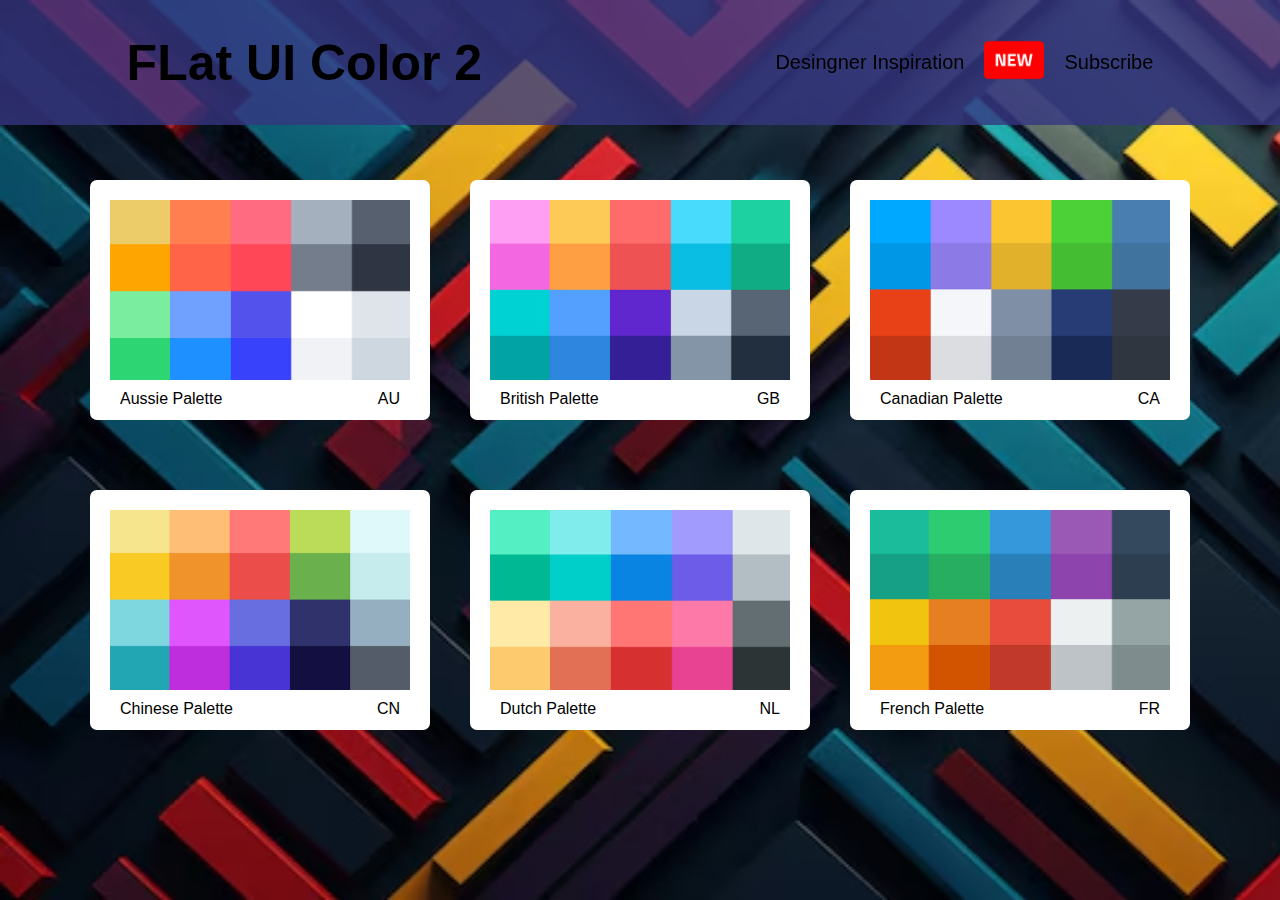
<file: index.html>
<!DOCTYPE html>
<html lang="en">
  <head>
    <meta charset="UTF-8" />
    <meta name="viewport" content="width=device-width, initial-scale=1.0" />
    <title>https://flatuicolors.com</title>
   
    <link rel="stylesheet" href="./style.css" />

   

</head>
  <body>
       <div class="main-container">
        
        <div class="text">

            <div class="left-content">
            <h1 ><a style="color: black; text-decoration: none; " href="./index.html" >FLat UI Color 2 </a></h1>
          </div>
            <div  class="right-content">
               
                <span " >Desingner Inspiration</span>
             <div class="img">
             <img src="./images/6188613.png" ></div>
            
               <span>Subscribe</span>
              
            </div>
        </div>






      
        <div class="card">
          <div class="main">
            <a href="./pages/first.html ">  <div class="card-img">
            <img src="./images/first.png">
          </div>
          <div class="cardtext">
           <span>Aussie Palette</span>
           <span>AU</span>
          
          </div>
        </a>
        </div>

        <div class="main">
          <div class="card-img">
            <a href="./pages/second.html">
            <img src="./images/second.png">
          </div>
          <div class="cardtext">
           <span>British Palette</span>
           <span>GB</span>
          </div>
        </a>
        </div>



        <div class="main">
          <div class="card-img">
            <a href="./pages/third.html">
            <img src="./images/third.png">
          </div>
          <div class="cardtext">
           <span>Canadian Palette</span>
           <span>CA</span>
          </div>
        </a>
        </div>

<div style="display: flex; justify-content: space-between; gap: 40px; margin-left: 40px; " class="3-containers">
        <div class="main">
          <div class="card-img">
            <a href="./pages/fourth.html">
            <img src="./images/fourth.png">
          </div>
          <div class="cardtext">
           <span>Chinese Palette</span>
           <span>CN</span>
          </div>
        </a>
        </div>



        <div class="main">
          <div class="card-img">
            <a href="./pages/fifth.html">
            <img src="./images/fifth.png">
          </div>
          <div class="cardtext">
           <span>Dutch Palette</span>
           <span>NL</span>
          </div>
        </a>
        </div>




        <div class="main">
          <div class="card-img">
            <a href="./pages/sixth.html">
            <img src="./images/sixth.png">
          </div>
          <div class="cardtext">
           <span>French Palette</span>
           <span>FR</span>
          </div>
        </div>
      </a>
    </div>
    </div>
    <br>
    <br>
    <br>
    <br>
    <br>
      </body>
</html>
</file>
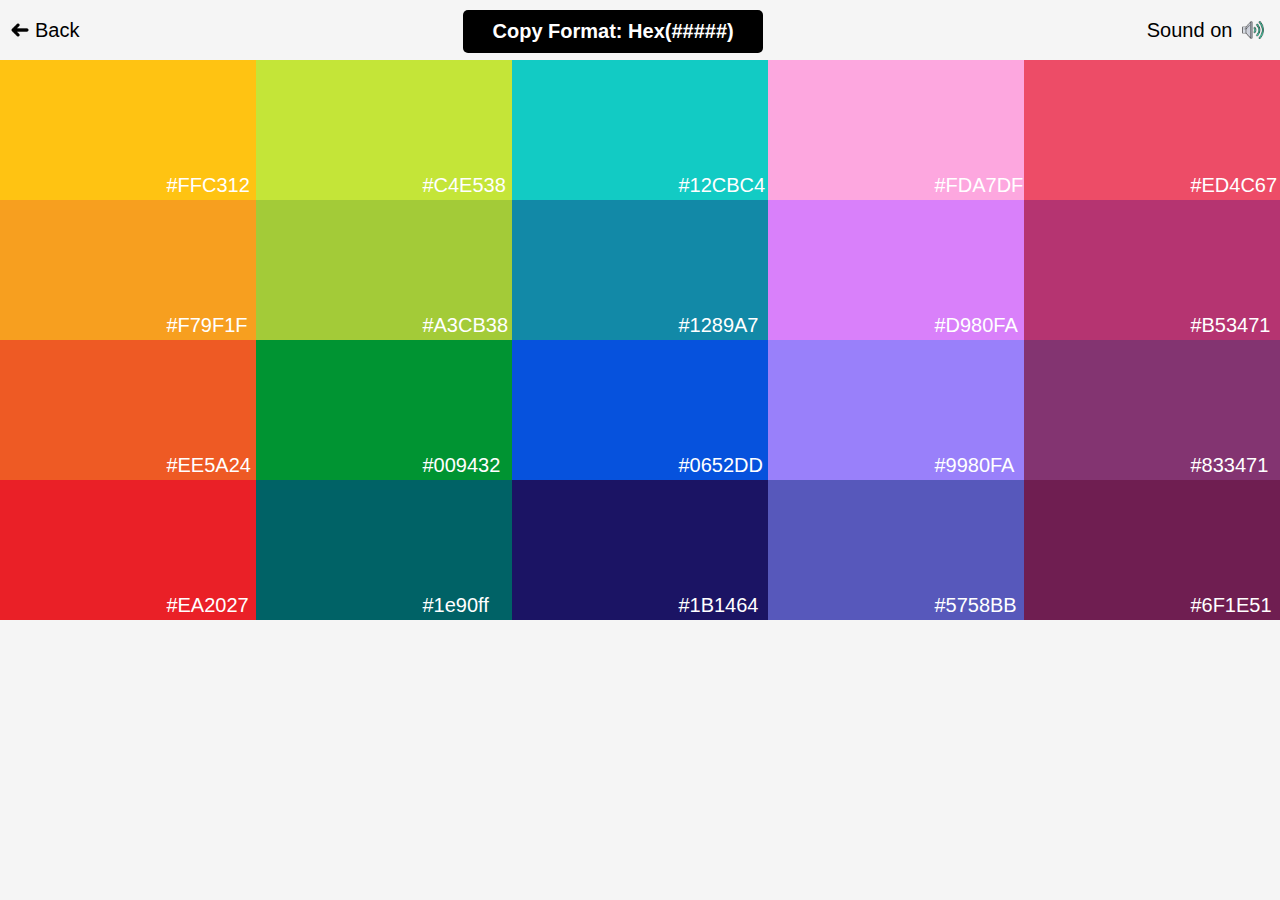
<file: pages/fifth.html>
<!DOCTYPE html>
<html lang="en">
<head>
    <meta charset="UTF-8">
    <meta name="viewport" content="width=device-width, initial-scale=1.0">
    <link rel="stylesheet" href="../pages/fifth.css">
    <title>https://flatuicolors.com/palette/au</title>
</head>
<body>
  <div class="main-container">
    <div class="main">
    <div class="left-content">
<a href="../index.html" > <span> <img height="20px" width="20px" src="../images/arrow.png" alt="">  Back  </span> </a>
    </div>
<div class="center-content">
    <button>Copy Format: Hex(#####)</button>
</div>
<div class="right-content">
  <span>Sound on</span>
  <img src="../images/sound.png" >
</div>
</div>


<div class="row-box-1">
  
    <div class="hover-container">
      <button class="hover-button">Copy</button>
      <span>#FFC312</span>
  </div>



<div class="hover-container-2">
  <button class="hover-button">Copy</button>
  <span>#C4E538</span>
</div>


<div class="hover-container-3">
  <button class="hover-button">Copy</button>
  <span>#12CBC4</span>
</div>


<div class="hover-container-4">
  <button class="hover-button">Copy</button>
  <span>#FDA7DF</span>
</div>

<div class="hover-container-5">
  <button class="hover-button">Copy</button>
  <span>#ED4C67</span>
</div>
</div>





<div class="row-box-2">
  
  <div class="hover-container-6">
    <button class="hover-button">Copy</button>
    <span>#F79F1F</span>
</div>



<div class="hover-container-7">
<button class="hover-button">Copy</button>
<span>#A3CB38</span>
</div>


<div class="hover-container-8">
<button class="hover-button">Copy</button>
<span>#1289A7</span>
</div>


<div class="hover-container-9">
<button class="hover-button">Copy</button>
<span>#D980FA</span>
</div>

<div class="hover-container-10">
<button class="hover-button">Copy</button>
<span>#B53471</span>
</div>
</div>





<div class="row-box-3">
  
  <div class="hover-container-11">
    <button class="hover-button">Copy</button>
    <span>#EE5A24</span>
</div>



<div class="hover-container-12">
<button class="hover-button">Copy</button>
<span>#009432</span>
</div>


<div class="hover-container-13">
<button class="hover-button">Copy</button>
<span>#0652DD</span>
</div>


<div class="hover-container-14">
<button class="hover-button">Copy</button>
<span>#9980FA</span>
</div>

<div class="hover-container-15">
<button class="hover-button">Copy</button>
<span>#833471</span>
</div>
</div>




<div class="row-box-4">
  
  <div class="hover-container-16">
    <button class="hover-button">Copy</button>
    <span>#EA2027</span>
</div>



<div class="hover-container-17">
<button class="hover-button">Copy</button>
<span>#1e90ff</span>
</div>


<div class="hover-container-18">
<button class="hover-button">Copy</button>
<span>#1B1464</span>
</div>


<div class="hover-container-19">
<button class="hover-button">Copy</button>
<span>#5758BB</span>
</div>

<div class="hover-container-20">
<button class="hover-button">Copy</button>
<span>#6F1E51</span>
</div>
</div>


</div>





 


  

</body>
</html>
</file>
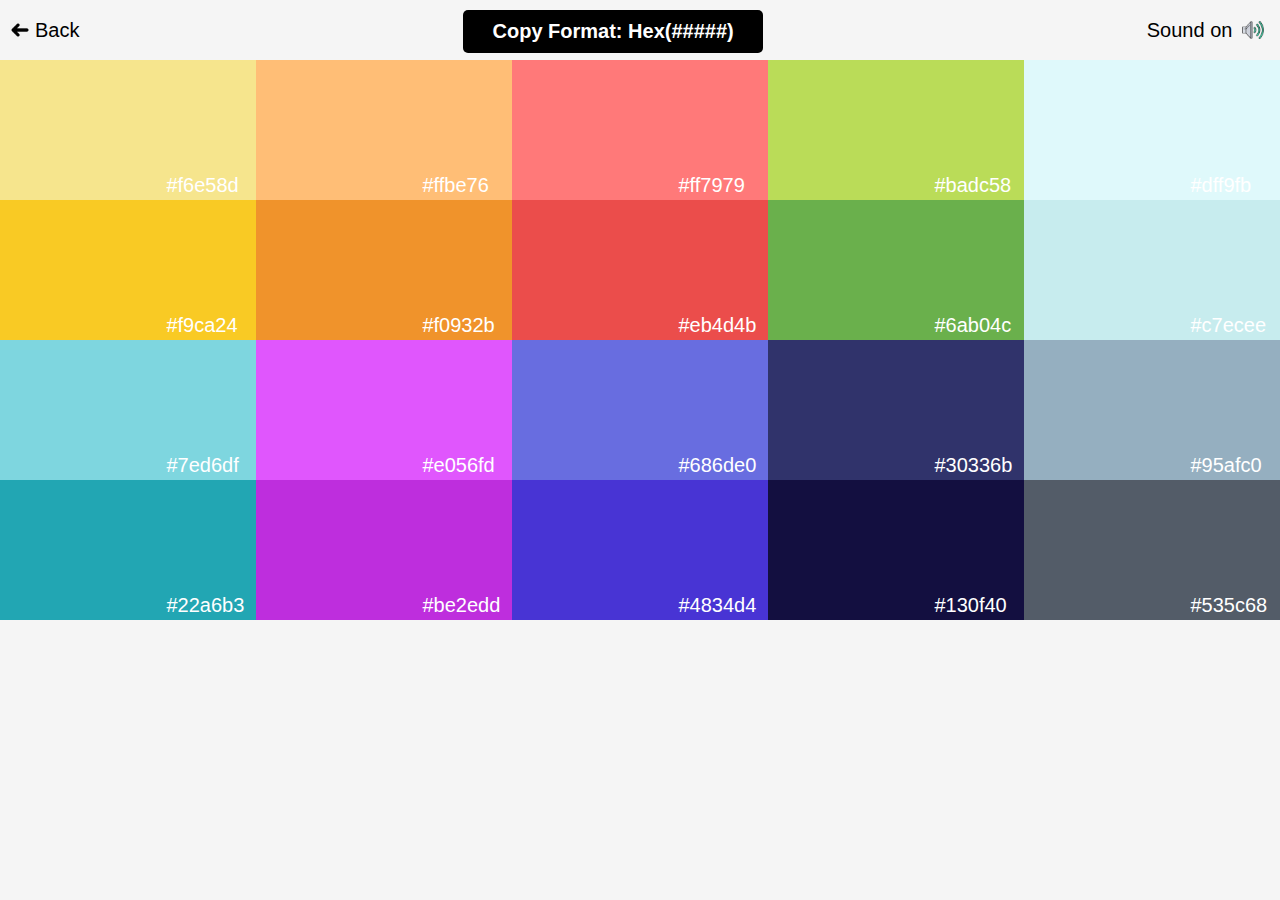
<file: pages/first.html>
<!DOCTYPE html>
<html lang="en">
<head>
    <meta charset="UTF-8">
    <meta name="viewport" content="width=device-width, initial-scale=1.0">
    <link rel="stylesheet" href="./first.css" >
    <title>https://flatuicolors.com/palette/au</title>
</head>
<body>
  <div class="main-container">
    <div class="main">
    <div class="left-content">
<a href="../index.html" > <span> <img height="20px" width="20px" src="../images/arrow.png" alt="">  Back  </span> </a>
    </div>
<div class="center-content">
    <button>Copy Format: Hex(#####)</button>
</div>
<div class="right-content">
  <span>Sound on</span>
  <img src="../images/sound.png" >
</div>
</div>


<div class="row-box-1">
  
    <div class="hover-container">
      <button class="hover-button">Copy</button>
      <span>#f6e58d</span>
  </div>



<div class="hover-container-2">
  <button class="hover-button">Copy</button>
  <span>#ffbe76</span>
</div>


<div class="hover-container-3">
  <button class="hover-button">Copy</button>
  <span>#ff7979</span>
</div>


<div class="hover-container-4">
  <button class="hover-button">Copy</button>
  <span>#badc58</span>
</div>

<div class="hover-container-5">
  <button class="hover-button">Copy</button>
  <span>#dff9fb</span>
</div>
</div>





<div class="row-box-2">
  
  <div class="hover-container-6">
    <button class="hover-button">Copy</button>
    <span>#f9ca24</span>
</div>



<div class="hover-container-7">
<button class="hover-button">Copy</button>
<span>#f0932b</span>
</div>


<div class="hover-container-8">
<button class="hover-button">Copy</button>
<span>#eb4d4b</span>
</div>


<div class="hover-container-9">
<button class="hover-button">Copy</button>
<span>#6ab04c</span>
</div>

<div class="hover-container-10">
<button class="hover-button">Copy</button>
<span>#c7ecee</span>
</div>
</div>





<div class="row-box-3">
  
  <div class="hover-container-11">
    <button class="hover-button">Copy</button>
    <span>#7ed6df</span>
</div>



<div class="hover-container-12">
<button class="hover-button">Copy</button>
<span>#e056fd</span>
</div>


<div class="hover-container-13">
<button class="hover-button">Copy</button>
<span>#686de0</span>
</div>


<div class="hover-container-14">
<button class="hover-button">Copy</button>
<span>#30336b</span>
</div>

<div class="hover-container-15">
<button class="hover-button">Copy</button>
<span>#95afc0</span>
</div>
</div>




<div class="row-box-4">
  
  <div class="hover-container-16">
    <button class="hover-button">Copy</button>
    <span>#22a6b3</span>
</div>



<div class="hover-container-17">
<button class="hover-button">Copy</button>
<span>#be2edd</span>
</div>


<div class="hover-container-18">
<button class="hover-button">Copy</button>
<span>#4834d4</span>
</div>


<div class="hover-container-19">
<button class="hover-button">Copy</button>
<span>#130f40</span>
</div>

<div class="hover-container-20">
<button class="hover-button">Copy</button>
<span>#535c68</span>
</div>
</div>


</div>





 


  

</body>
</html>
</file>
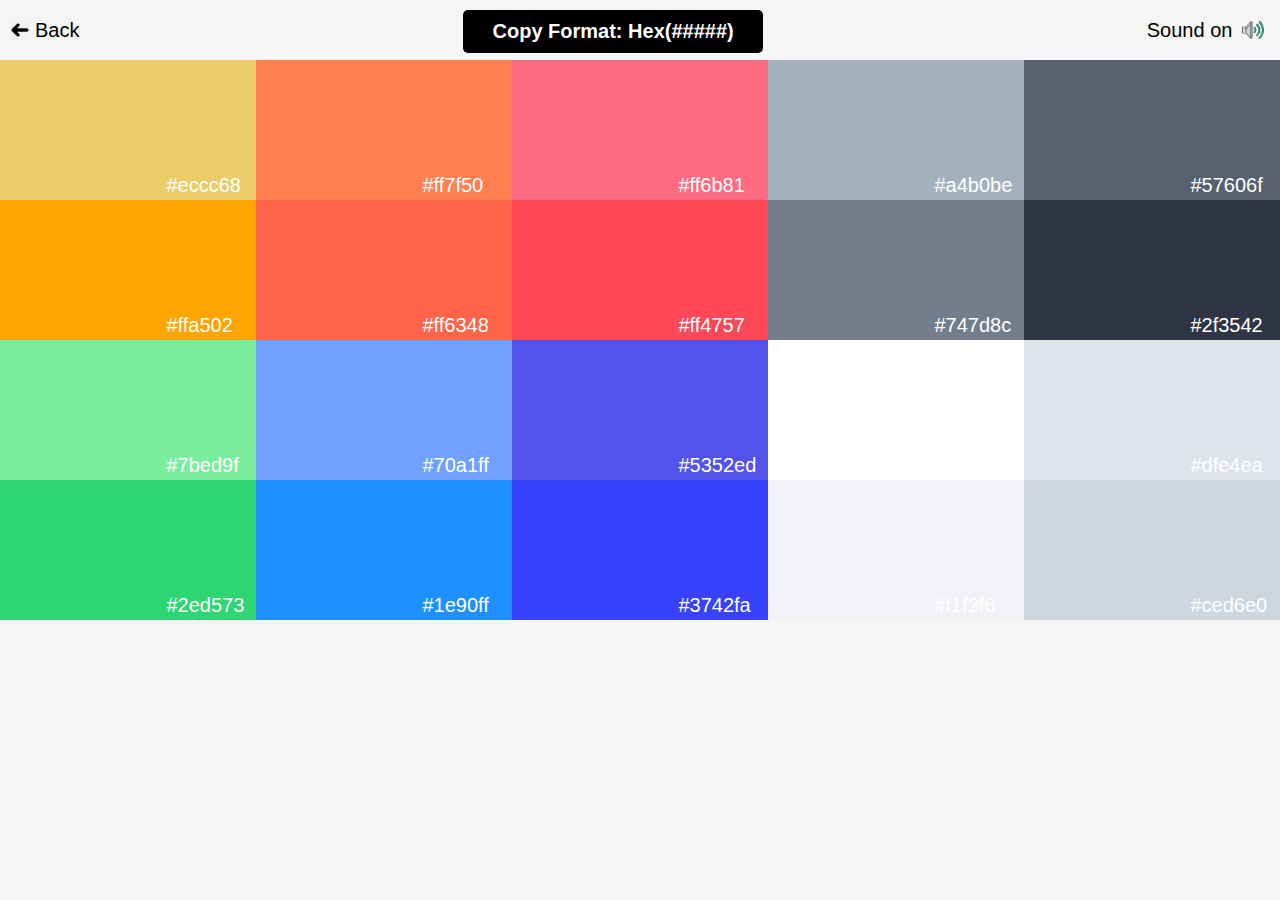
<file: pages/fourth.html>
<!DOCTYPE html>
<html lang="en">
<head>
    <meta charset="UTF-8">
    <meta name="viewport" content="width=device-width, initial-scale=1.0">
    <link rel="stylesheet" href="./fourth.css">
    <title>https://flatuicolors.com/palette/au</title>
</head>
<body>
  <div class="main-container">
    <div class="main">
    <div class="left-content">
<a href="../index.html" > <span> <img height="20px" width="20px" src="../images/arrow.png" alt="">  Back  </span> </a>
    </div>
<div class="center-content">
    <button>Copy Format: Hex(#####)</button>
</div>
<div class="right-content">
  <span>Sound on</span>
  <img src="../images/sound.png" >
</div>
</div>


<div class="row-box-1">
  
    <div class="hover-container">
      <button class="hover-button">Copy</button>
      <span>#eccc68</span>
  </div>



<div class="hover-container-2">
  <button class="hover-button">Copy</button>
  <span>#ff7f50</span>
</div>


<div class="hover-container-3">
  <button class="hover-button">Copy</button>
  <span>#ff6b81</span>
</div>


<div class="hover-container-4">
  <button class="hover-button">Copy</button>
  <span>#a4b0be</span>
</div>

<div class="hover-container-5">
  <button class="hover-button">Copy</button>
  <span>#57606f</span>
</div>
</div>





<div class="row-box-2">
  
  <div class="hover-container-6">
    <button class="hover-button">Copy</button>
    <span>#ffa502</span>
</div>



<div class="hover-container-7">
<button class="hover-button">Copy</button>
<span>#ff6348</span>
</div>


<div class="hover-container-8">
<button class="hover-button">Copy</button>
<span>#ff4757</span>
</div>


<div class="hover-container-9">
<button class="hover-button">Copy</button>
<span>#747d8c</span>
</div>

<div class="hover-container-10">
<button class="hover-button">Copy</button>
<span>#2f3542</span>
</div>
</div>





<div class="row-box-3">
  
  <div class="hover-container-11">
    <button class="hover-button">Copy</button>
    <span>#7bed9f</span>
</div>



<div class="hover-container-12">
<button class="hover-button">Copy</button>
<span>#70a1ff</span>
</div>


<div class="hover-container-13">
<button class="hover-button">Copy</button>
<span>#5352ed</span>
</div>


<div class="hover-container-14">
<button class="hover-button">Copy</button>
<span>#ffffff</span>
</div>

<div class="hover-container-15">
<button class="hover-button">Copy</button>
<span>#dfe4ea</span>
</div>
</div>




<div class="row-box-4">
  
  <div class="hover-container-16">
    <button class="hover-button">Copy</button>
    <span>#2ed573</span>
</div>



<div class="hover-container-17">
<button class="hover-button">Copy</button>
<span>#1e90ff</span>
</div>


<div class="hover-container-18">
<button class="hover-button">Copy</button>
<span>#3742fa</span>
</div>


<div class="hover-container-19">
<button class="hover-button">Copy</button>
<span>#f1f2f6</span>
</div>

<div class="hover-container-20">
<button class="hover-button">Copy</button>
<span>#ced6e0</span>
</div>
</div>


</div>





 


  

</body>
</html>
</file>
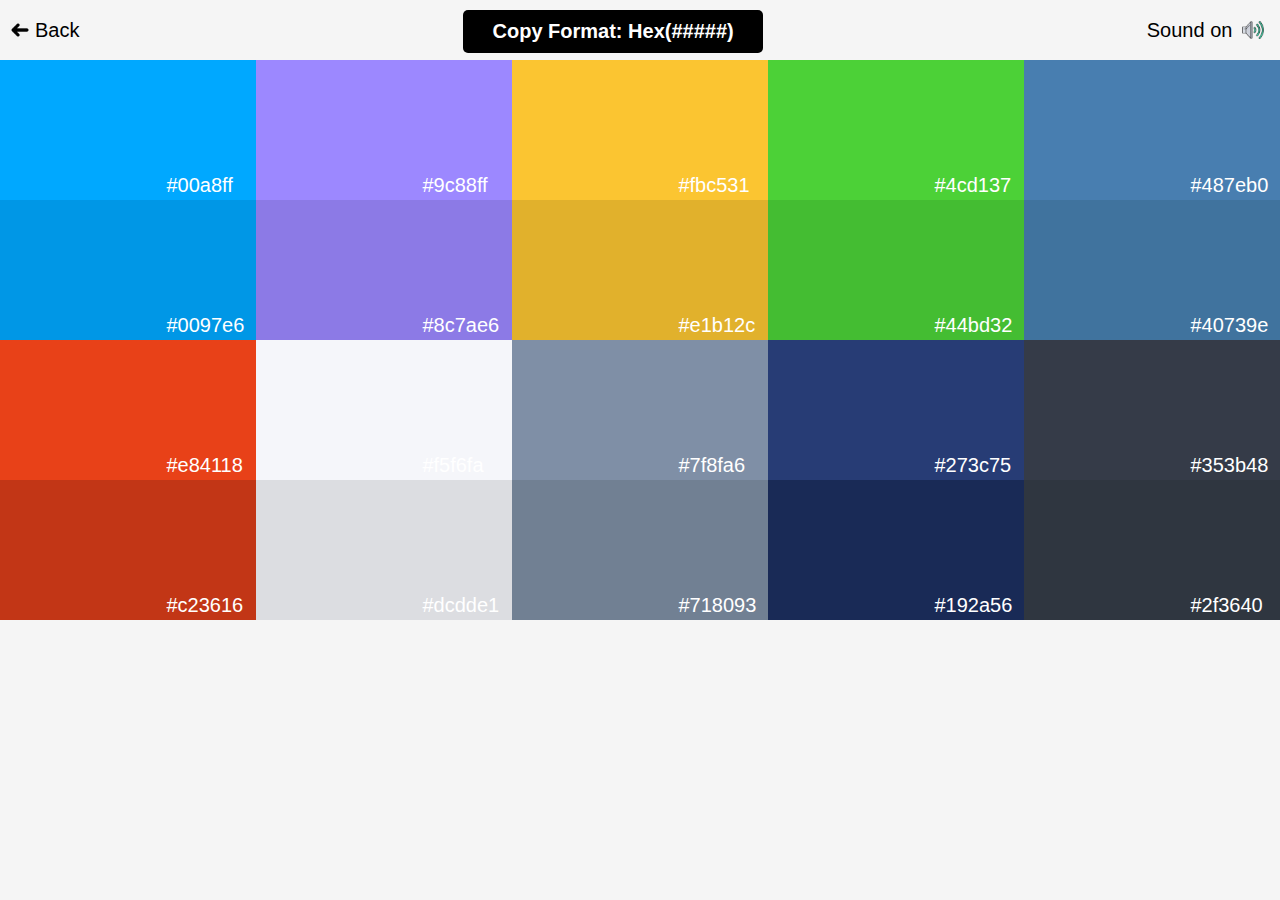
<file: pages/second.html>
<!DOCTYPE html>
<html lang="en">
<head>
    <meta charset="UTF-8">
    <meta name="viewport" content="width=device-width, initial-scale=1.0">
    <link rel="stylesheet" href="./second.css" >
    <title>https://flatuicolors.com/palette/au</title>
</head>
<body>
  <div class="main-container">
    <div class="main">
    <div class="left-content">
<a href="../index.html" > <span> <img height="20px" width="20px" src="../images/arrow.png" alt="">  Back  </span> </a>
    </div>
<div class="center-content">
    <button>Copy Format: Hex(#####)</button>
</div>
<div class="right-content">
  <span>Sound on</span>
  <img src="../images/sound.png" >
</div>
</div>


<div class="row-box-1">
  
    <div class="hover-container">
      <button class="hover-button">Copy</button>
      <span>#00a8ff</span>
  </div>



<div class="hover-container-2">
  <button class="hover-button">Copy</button>
  <span>#9c88ff</span>
</div>


<div class="hover-container-3">
  <button class="hover-button">Copy</button>
  <span>#fbc531</span>
</div>


<div class="hover-container-4">
  <button class="hover-button">Copy</button>
  <span>#4cd137</span>
</div>

<div class="hover-container-5">
  <button class="hover-button">Copy</button>
  <span>#487eb0</span>
</div>
</div>





<div class="row-box-2">
  
  <div class="hover-container-6">
    <button class="hover-button">Copy</button>
    <span>#0097e6</span>
</div>



<div class="hover-container-7">
<button class="hover-button">Copy</button>
<span>#8c7ae6</span>
</div>


<div class="hover-container-8">
<button class="hover-button">Copy</button>
<span>#e1b12c</span>
</div>


<div class="hover-container-9">
<button class="hover-button">Copy</button>
<span>#44bd32</span>
</div>

<div class="hover-container-10">
<button class="hover-button">Copy</button>
<span>#40739e</span>
</div>
</div>





<div class="row-box-3">
  
  <div class="hover-container-11">
    <button class="hover-button">Copy</button>
    <span>#e84118</span>
</div>



<div class="hover-container-12">
<button class="hover-button">Copy</button>
<span>#f5f6fa</span>
</div>


<div class="hover-container-13">
<button class="hover-button">Copy</button>
<span>#7f8fa6</span>
</div>


<div class="hover-container-14">
<button class="hover-button">Copy</button>
<span>#273c75</span>
</div>

<div class="hover-container-15">
<button class="hover-button">Copy</button>
<span>#353b48</span>
</div>
</div>




<div class="row-box-4">
  
  <div class="hover-container-16">
    <button class="hover-button">Copy</button>
    <span>#c23616</span>
</div>



<div class="hover-container-17">
<button class="hover-button">Copy</button>
<span>#dcdde1</span>
</div>


<div class="hover-container-18">
<button class="hover-button">Copy</button>
<span>#718093</span>
</div>


<div class="hover-container-19">
<button class="hover-button">Copy</button>
<span>#192a56</span>
</div>

<div class="hover-container-20">
<button class="hover-button">Copy</button>
<span>#2f3640</span>
</div>
</div>


</div>





 


  

</body>
</html>
</file>
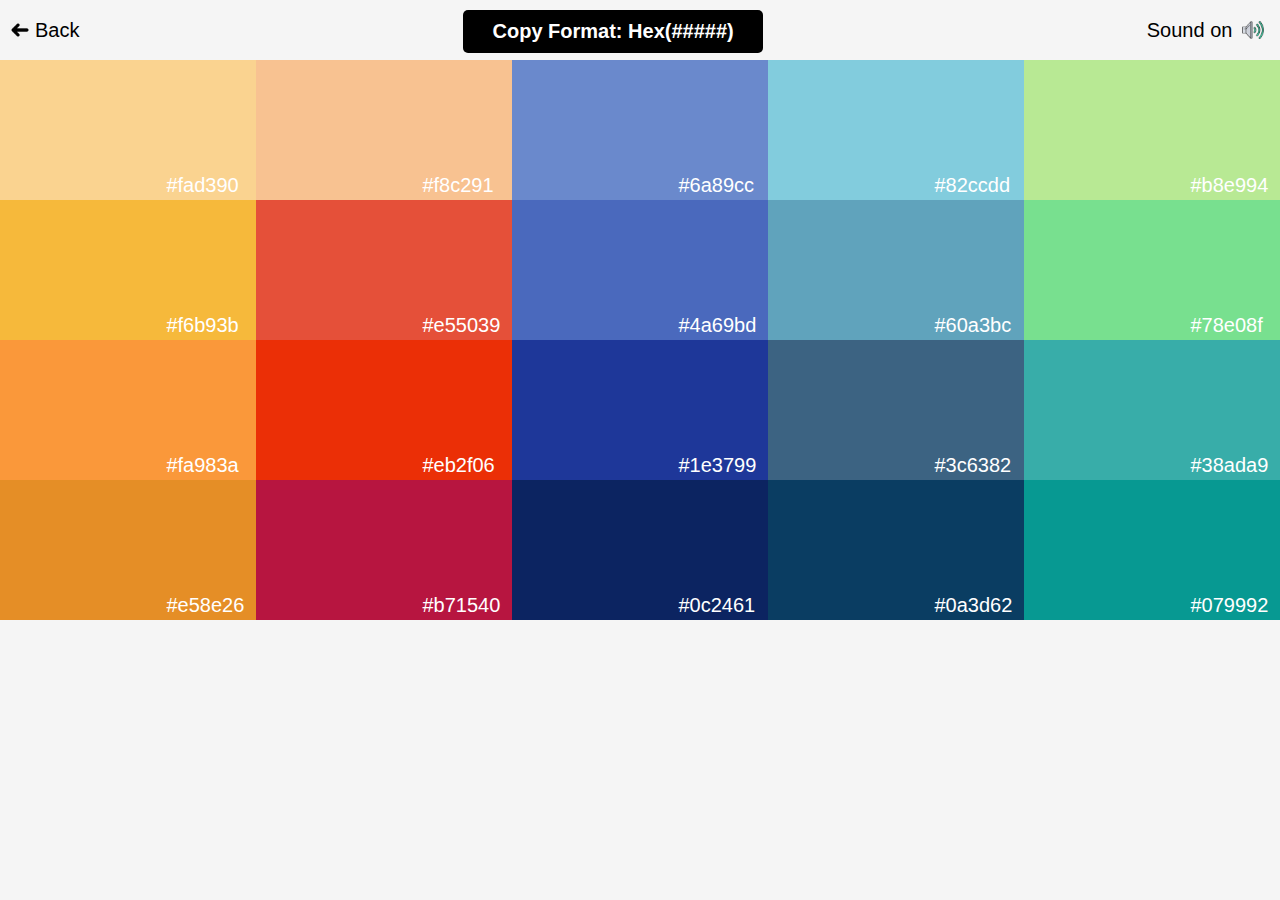
<file: pages/sixth.html>
<!DOCTYPE html>
<html lang="en">
<head>
    <meta charset="UTF-8">
    <meta name="viewport" content="width=device-width, initial-scale=1.0">
    <link rel="stylesheet" href="../pages/sixth.css">
    <title>https://flatuicolors.com/palette/au</title>
</head>
<body>
  <div class="main-container">
    <div class="main">
    <div class="left-content">
<a href="../index.html" > <span> <img height="20px" width="20px" src="../images/arrow.png" alt="">  Back  </span> </a>
    </div>
<div class="center-content">
    <button>Copy Format: Hex(#####)</button>
</div>
<div class="right-content">
  <span>Sound on</span>
  <img src="../images/sound.png" >
</div>
</div>


<div class="row-box-1">
  
    <div class="hover-container">
      <button class="hover-button">Copy</button>
      <span>#fad390</span>
  </div>



<div class="hover-container-2">
  <button class="hover-button">Copy</button>
  <span>#f8c291</span>
</div>


<div class="hover-container-3">
  <button class="hover-button">Copy</button>
  <span>#6a89cc</span>
</div>


<div class="hover-container-4">
  <button class="hover-button">Copy</button>
  <span>#82ccdd</span>
</div>

<div class="hover-container-5">
  <button class="hover-button">Copy</button>
  <span>#b8e994</span>
</div>
</div>





<div class="row-box-2">
  
  <div class="hover-container-6">
    <button class="hover-button">Copy</button>
    <span>#f6b93b</span>
</div>



<div class="hover-container-7">
<button class="hover-button">Copy</button>
<span>#e55039</span>
</div>


<div class="hover-container-8">
<button class="hover-button">Copy</button>
<span>#4a69bd</span>
</div>


<div class="hover-container-9">
<button class="hover-button">Copy</button>
<span>#60a3bc</span>
</div>

<div class="hover-container-10">
<button class="hover-button">Copy</button>
<span>#78e08f</span>
</div>
</div>





<div class="row-box-3">
  
  <div class="hover-container-11">
    <button class="hover-button">Copy</button>
    <span>#fa983a</span>
</div>



<div class="hover-container-12">
<button class="hover-button">Copy</button>
<span>#eb2f06</span>
</div>


<div class="hover-container-13">
<button class="hover-button">Copy</button>
<span>#1e3799</span>
</div>


<div class="hover-container-14">
<button class="hover-button">Copy</button>
<span>#3c6382</span>
</div>

<div class="hover-container-15">
<button class="hover-button">Copy</button>
<span>#38ada9</span>
</div>
</div>




<div class="row-box-4">
  
  <div class="hover-container-16">
    <button class="hover-button">Copy</button>
    <span>#e58e26</span>
</div>



<div class="hover-container-17">
<button class="hover-button">Copy</button>
<span>#b71540</span>
</div>


<div class="hover-container-18">
<button class="hover-button">Copy</button>
<span>#0c2461</span>
</div>


<div class="hover-container-19">
<button class="hover-button">Copy</button>
<span>#0a3d62</span>
</div>

<div class="hover-container-20">
<button class="hover-button">Copy</button>
<span>#079992</span>
</div>
</div>


</div>





 


  

</body>
</html>
</file>
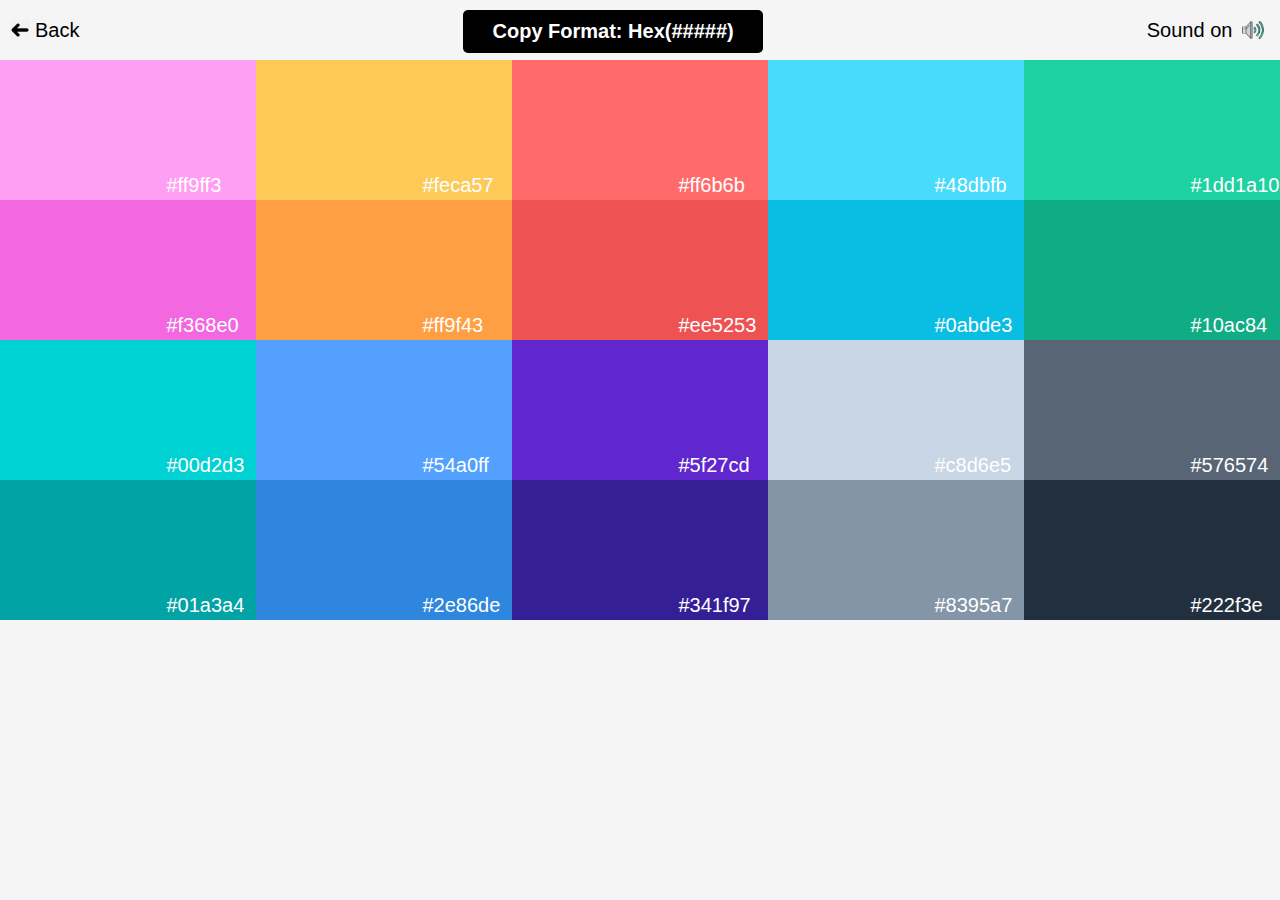
<file: pages/third.html>
<!DOCTYPE html>
<html lang="en">
<head>
    <meta charset="UTF-8">
    <meta name="viewport" content="width=device-width, initial-scale=1.0">
    <link rel="stylesheet" href="./third.css">
    <title>https://flatuicolors.com/palette/au</title>
</head>
<body>
  <div class="main-container">
    <div class="main">
    <div class="left-content">
<a href="../index.html" > <span> <img height="20px" width="20px" src="../images/arrow.png" alt="">  Back  </span> </a>
    </div>
<div class="center-content">
    <button>Copy Format: Hex(#####)</button>
</div>
<div class="right-content">
  <span>Sound on</span>
  <img src="../images/sound.png" >
</div>
</div>


<div class="row-box-1">
  
    <div class="hover-container">
      <button class="hover-button">Copy</button>
      <span>#ff9ff3</span>
  </div>



<div class="hover-container-2">
  <button class="hover-button">Copy</button>
  <span>#feca57</span>
</div>


<div class="hover-container-3">
  <button class="hover-button">Copy</button>
  <span>#ff6b6b</span>
</div>


<div class="hover-container-4">
  <button class="hover-button">Copy</button>
  <span>#48dbfb</span>
</div>

<div class="hover-container-5">
  <button class="hover-button">Copy</button>
  <span>#1dd1a10</span>
</div>
</div>





<div class="row-box-2">
  
  <div class="hover-container-6">
    <button class="hover-button">Copy</button>
    <span>#f368e0</span>
</div>



<div class="hover-container-7">
<button class="hover-button">Copy</button>
<span>#ff9f43</span>
</div>


<div class="hover-container-8">
<button class="hover-button">Copy</button>
<span>#ee5253</span>
</div>


<div class="hover-container-9">
<button class="hover-button">Copy</button>
<span>#0abde3</span>
</div>

<div class="hover-container-10">
<button class="hover-button">Copy</button>
<span>#10ac84</span>
</div>
</div>





<div class="row-box-3">
  
  <div class="hover-container-11">
    <button class="hover-button">Copy</button>
    <span>#00d2d3</span>
</div>



<div class="hover-container-12">
<button class="hover-button">Copy</button>
<span>#54a0ff</span>
</div>


<div class="hover-container-13">
<button class="hover-button">Copy</button>
<span>#5f27cd</span>
</div>


<div class="hover-container-14">
<button class="hover-button">Copy</button>
<span>#c8d6e5</span>
</div>

<div class="hover-container-15">
<button class="hover-button">Copy</button>
<span>#576574</span>
</div>
</div>




<div class="row-box-4">
  
  <div class="hover-container-16">
    <button class="hover-button">Copy</button>
    <span>#01a3a4</span>
</div>



<div class="hover-container-17">
<button class="hover-button">Copy</button>
<span>#2e86de</span>
</div>


<div class="hover-container-18">
<button class="hover-button">Copy</button>
<span>#341f97</span>
</div>


<div class="hover-container-19">
<button class="hover-button">Copy</button>
<span>#8395a7</span>
</div>

<div class="hover-container-20">
<button class="hover-button">Copy</button>
<span>#222f3e</span>
</div>
</div>


</div>





 


  

</body>
</html>
</file>
<file: style.css>
body{
    
    padding: 0;
    margin:  0;
    background-image: url(./images/black.avif);
    background-repeat: no-repeat;
    background-size: cover;
}


.main-container{
    height: 100vh;
    width: 100vw;
    
    overflow: scroll;
}

.main a{
    text-decoration: none;
    color: black;
}
.text{
    width: 100%;
    position: fixed;
    background-color: rgba(54, 54, 129, 0.795);
    font-family: 'Segoe UI', Tahoma, Geneva, Verdana, sans-serif;
  display: flex;
    gap: 40px;
    justify-content: space-around;
   
}
.right-content  {
    font-size: 20px;
    

  display: flex;
    gap: 20px;
    align-items: center;
    justify-content: right;
}
.left-content h1{
    font-size: 50px;


}

.text img {
   
   height: 60px;
   width: 60px;
}

.card{
   margin-top: 150px;
    display: flex;
    flex-wrap: wrap;
    gap: 40px;
    justify-content: center;
    flex-direction: row;
  
    
}

.card .main{
    
    width: 300px;
    height: 200px;
    background-color: white;
    padding: 20px;
    
    border-radius: 7px;
    margin-top: 30px;

}
 .card-img{
   
    height: 90%;
    width: 100%;



}
.card-img img{
    height: 100%;
    width: 100%;
}

.cardtext{

    display: flex;
    margin-bottom: 10px;
    padding: 10px 10px;
    justify-content: space-between;
    font-family: 'Trebuchet MS', 'Lucida Sans Unicode', 'Lucida Grande', 'Lucida Sans', Arial, sans-serif;
   
    
    
}








/* @media (600px <= width <= 800px)  */
    
    /* @media screen and (min-width:768px) and (max-width:800px){

        .left-content{
            background-color: rgb(255, 30, 0);
        }

} */

/* Tablets (768px to 1199px) */
@media (max-width: 1199px) and (min-width: 768px) {
    .text {
        flex-direction: column;
        align-items: center;
        text-align: center;
        gap: 20px;
    }

    .right-content {
        font-size: 16px;
        justify-content: center;
        gap: 10px;
    }

    .left-content h1 {
        font-size: 50px;
    }

    .card {
        margin-top: 120px;
        gap: 20px;
    }

    .card .main {
        width: 250px;
        height: 150px;
    }

    .cardtext {
        flex-direction: column;
        align-items: center;
    }
}

/* Mobile Phones (480px to 767px) */
@media (max-width: 767px) and (min-width: 480px) {
    .text {
        font-size: 16px;
        padding: 10px;
    }

    .right-content {
        font-size: 14px;
        flex-direction: column;
        gap: 5px;
    }

    .left-content h1 {
        font-size: 40px;
    }

    .card {
        margin-top: 100px;
        gap: 10px;
        flex-direction: column;
        align-items: center;
    }

    .card .main {
        width: 90%;
        height: auto;
    }

    .cardtext {
        flex-direction: column;
        align-items: center;
    }

    .text img {
        height: 50px;
        width: 50px;
    }
}

/* Small Mobile Phones (Below 480px) */
@media (max-width: 479px) {
    .text {
        font-size: 14px;
        padding: 10px;
    }

    .right-content {
        font-size: 12px;
        flex-direction: column;
        gap: 5px;
    }

    .left-content h1 {
        font-size: 30px;
    }

    .card {
        margin-top: 80px;
        gap: 5px;
        flex-direction: column;
        align-items: center;
    }

    .card .main {
        width: 100%;
        height: auto;
    }

    .cardtext {
        flex-direction: column;
        align-items: center;
    }

    .text img {
        height: 40px;
        width: 40px;
    }
}
</file>
<file: pages/fifth.css>
body {
    font-family: Arial, sans-serif;
    display: flex;
    justify-content: center;
    align-items: center;
    height: 100vh;
    margin: 0;
    background-color: #f5f5f5;
}

.main-container {
    height: 100vh;
    width: 100vw;
    
    
   


}

.main-container a {


    text-decoration: none;
    color: black;
    font-size: 25px;

    display: flex;



}

.main {
    font-family: Verdana, Geneva, Tahoma, sans-serif;
    height: 40px;
    width: 98%;
    padding: 10px;
   display: flex;
    
    justify-content: space-between;
}

.center-content {
    height: 100%;
    width: 300px;


}

.center-content button {

    width:300px ;

    color: white;
    font-size: 20px;
    font-weight: 600;
    border-radius: 5px;
    border: none;
    padding: 10px;

    background: black
}

.left-content {
    display: flex;
font-size: 20px;
    align-items: center;
}


.left-content span{
    font-size: 20px;
    display: flex;
    align-items: center;
    gap: 5px;
}
.right-content {
    font-size: 20px;
    display: flex;
    gap: 10px;
    align-items: center;
}

.right-content img {
    height: 22px;
    width: 22px;

}





.row-box-1{
    display: flex;
    flex-direction: row;
    
}


.hover-container span{
    color: white;
    display: flex;
    justify-content: flex-end;
    align-items: flex-end;
    font-size: 20px;
    position: absolute;
    bottom: 3px;
    left: 65%;
}

.hover-container{
    
    position: relative;
    width: 20%;
    height: 100px;
    background-color:#FFC312;   
    padding: 20px;
    
    
}

.hover-button {
    display: none; /* Hide button by default */
    position: absolute;
    bottom: 50px;
    left: 50%;
    transform: translateX(-50%);
    padding: 10px 20px;
    background-color:transparent;
    color: white;
    border: none;
    border: 2px solid white;
    cursor: pointer;
    font-size: 20px;
}

.hover-container:hover .hover-button {
    display: block; 
}





.hover-container-2 span{
    color: white;
    display: flex;
    justify-content: flex-end;
    align-items: flex-end;
    font-size: 20px;
    position: absolute;
    bottom: 3px;
    left: 65%;
}

.hover-container-2{
    
    position: relative;
    width: 20%;
    height: 100px;
    background-color:#C4E538;   
    padding: 20px;
    display: flex;
    flex-direction: row;
    
    
}

.hover-button {
    display: none; /* Hide button by default */
    position: absolute;
    bottom: 50px;
    left: 50%;
    transform: translateX(-50%);
    padding: 10px 20px;
    background-color:transparent;
    color: white;
    border: none;
    border: 2px solid white;
    cursor: pointer;
    font-size: 20px;
}

.hover-container-2:hover .hover-button {
    display: block; 
}


.hover-container-3 span{
    color: white;
    display: flex;
    justify-content: flex-end;
    align-items: flex-end;
    font-size: 20px;
    position: absolute;
    bottom: 3px;
    left: 65%;
}

.hover-container-3{
    
    position: relative;
    width: 20%;
    height: 100px;
    background-color: #12CBC4;   
    padding: 20px;
    display: flex;
    flex-direction: row;
    
    
}

.hover-button {
    display: none; /* Hide button by default */
    position: absolute;
    bottom: 50px;
    left: 50%;
    transform: translateX(-50%);
    padding: 10px 20px;
    background-color:transparent;
    color: white;
    border: none;
    border: 2px solid white;
    cursor: pointer;
    font-size: 20px;
}

.hover-container-3:hover .hover-button {
    display: block; 
}



.hover-container-4 span{
    color: white;
    display: flex;
    justify-content: flex-end;
    align-items: flex-end;
    font-size: 20px;
    position: absolute;
    bottom: 3px;
    left: 65%;
}

.hover-container-4{
    
    position: relative;
    width: 20%;
    height: 100px;
    background-color:#FDA7DF;   
    padding: 20px;
    display: flex;
    flex-direction: row;
    
    
}

.hover-button {
    display: none; /* Hide button by default */
    position: absolute;
    bottom: 50px;
    left: 50%;
    transform: translateX(-50%);
    padding: 10px 20px;
    background-color:transparent;
    color: white;
    border: none;
    border: 2px solid white;
    cursor: pointer;
    font-size: 20px;
}

.hover-container-4:hover .hover-button {
    display: block; 
}



.hover-container-5 span{
    color: white;
    display: flex;
    justify-content: flex-end;
    align-items: flex-end;
    font-size: 20px;
    position: absolute;
    bottom: 3px;
    left: 65%;
}

.hover-container-5{
    
    position: relative;
    width: 20%;
    height: 100px;
    background-color:#ED4C67;   
    padding: 20px;
    display: flex;
    flex-direction: row;
    
    
}

.hover-button {
    display: none; /* Hide button by default */
    position: absolute;
    bottom: 50px;
    left: 50%;
    transform: translateX(-50%);
    padding: 10px 20px;
    background-color:transparent;
    color: white;
    border: none;
    border: 2px solid white;
    cursor: pointer;
    font-size: 20px;
}

.hover-container-5:hover .hover-button {
    display: block; 
}











.row-box-2{
    display: flex;
    flex-direction: row;
    
}


.hover-container-6 span{
    color: white;
    display: flex;
    justify-content: flex-end;
    align-items: flex-end;
    font-size: 20px;
    position: absolute;
    bottom: 3px;
    left: 65%;
}

.hover-container-6{
    
    position: relative;
    width: 20%;
    height: 100px;
    background-color:#F79F1F;   
    padding: 20px;
    
    
}

.hover-button {
    display: none; /* Hide button by default */
    position: absolute;
    bottom: 50px;
    left: 50%;
    transform: translateX(-50%);
    padding: 10px 20px;
    background-color:transparent;
    color: white;
    border: none;
    border: 2px solid white;
    cursor: pointer;
    font-size: 20px;
}

.hover-container-6:hover .hover-button {
    display: block; 
}





.hover-container-7 span{
    color: white;
    display: flex;
    justify-content: flex-end;
    align-items: flex-end;
    font-size: 20px;
    position: absolute;
    bottom: 3px;
    left: 65%;
}

.hover-container-7{
    
    position: relative;
    width: 20%;
    height: 100px;
    background-color: #A3CB38;   
    padding: 20px;
    display: flex;
    flex-direction: row;
    
    
}

.hover-button {
    display: none; /* Hide button by default */
    position: absolute;
    bottom: 50px;
    left: 50%;
    transform: translateX(-50%);
    padding: 10px 20px;
    background-color:transparent;
    color: white;
    border: none;
    border: 2px solid white;
    cursor: pointer;
    font-size: 20px;
}

.hover-container-7:hover .hover-button {
    display: block; 
}


.hover-container-8 span{
    color: white;
    display: flex;
    justify-content: flex-end;
    align-items: flex-end;
    font-size: 20px;
    position: absolute;
    bottom: 3px;
    left: 65%;
}

.hover-container-8{
    
    position: relative;
    width: 20%;
    height: 100px;
    background-color: #1289A7;   
    padding: 20px;
    display: flex;
    flex-direction: row;
    
    
}

.hover-button {
    display: none; /* Hide button by default */
    position: absolute;
    bottom: 50px;
    left: 50%;
    transform: translateX(-50%);
    padding: 10px 20px;
    background-color:transparent;
    color: white;
    border: none;
    border: 2px solid white;
    cursor: pointer;
    font-size: 20px;
}

.hover-container-8:hover .hover-button {
    display: block; 
}



.hover-container-9 span{
    color: white;
    display: flex;
    justify-content: flex-end;
    align-items: flex-end;
    font-size: 20px;
    position: absolute;
    bottom: 3px;
    left: 65%;
}

.hover-container-9{
    
    position: relative;
    width: 20%;
    height: 100px;
    background-color: #D980FA;   
    padding: 20px;
    display: flex;
    flex-direction: row;
    
    
}

.hover-button {
    display: none; /* Hide button by default */
    position: absolute;
    bottom: 50px;
    left: 50%;
    transform: translateX(-50%);
    padding: 10px 20px;
    background-color:transparent;
    color: white;
    border: none;
    border: 2px solid white;
    cursor: pointer;
    font-size: 20px;
}

.hover-container-9:hover .hover-button {
    display: block; 
}



.hover-container-10 span{
    color: white;
    display: flex;
    justify-content: flex-end;
    align-items: flex-end;
    font-size: 20px;
    position: absolute;
    bottom: 3px;
    left: 65%;
}

.hover-container-10{
    
    position: relative;
    width: 20%;
    height: 100px;
    background-color:#B53471;   
    padding: 20px;
    display: flex;
    flex-direction: row;
    
    
}

.hover-button {
    display: none; /* Hide button by default */
    position: absolute;
    bottom: 50px;
    left: 50%;
    transform: translateX(-50%);
    padding: 10px 20px;
    background-color:transparent;
    color: white;
    border: none;
    border: 2px solid white;
    cursor: pointer;
    font-size: 20px;
}

.hover-container-10:hover .hover-button {
    display: block; 
}






.row-box-3{
    display: flex;
    flex-direction: row;
    
}


.hover-container-11 span{
    color: white;
    display: flex;
    justify-content: flex-end;
    align-items: flex-end;
    font-size: 20px;
    position: absolute;
    bottom: 3px;
    left: 65%;
}

.hover-container-11{
    
    position: relative;
    width: 20%;
    height: 100px;
    background-color: #EE5A24;   
    padding: 20px;
    
    
}

.hover-button {
    display: none; /* Hide button by default */
    position: absolute;
    bottom: 50px;
    left: 50%;
    transform: translateX(-50%);
    padding: 10px 20px;
    background-color:transparent;
    color: white;
    border: none;
    border: 2px solid white;
    cursor: pointer;
    font-size: 20px;
}

.hover-container-11:hover .hover-button {
    display: block; 
}





.hover-container-12 span{
    color: white;
    display: flex;
    justify-content: flex-end;
    align-items: flex-end;
    font-size: 20px;
    position: absolute;
    bottom: 3px;
    left: 65%;
}

.hover-container-12{
    
    position: relative;
    width: 20%;
    height: 100px;
    background-color:#009432;   
    padding: 20px;
    display: flex;
    flex-direction: row;
    
    
}

.hover-button {
    display: none; /* Hide button by default */
    position: absolute;
    bottom: 50px;
    left: 50%;
    transform: translateX(-50%);
    padding: 10px 20px;
    background-color:transparent;
    color: white;
    border: none;
    border: 2px solid white;
    cursor: pointer;
    font-size: 20px;
}

.hover-container-12:hover .hover-button {
    display: block; 
}


.hover-container-13 span{
    color: white;
    display: flex;
    justify-content: flex-end;
    align-items: flex-end;
    font-size: 20px;
    position: absolute;
    bottom: 3px;
    left: 65%;
}

.hover-container-13{
    
    position: relative;
    width: 20%;
    height: 100px;
    background-color:#0652DD;   
    padding: 20px;
    display: flex;
    flex-direction: row;
    
    
}

.hover-button {
    display: none; /* Hide button by default */
    position: absolute;
    bottom: 50px;
    left: 50%;
    transform: translateX(-50%);
    padding: 10px 20px;
    background-color:transparent;
    color: white;
    border: none;
    border: 2px solid white;
    cursor: pointer;
    font-size: 20px;
}

.hover-container-13:hover .hover-button {
    display: block; 
}



.hover-container-14 span{
    color: white;
    display: flex;
    justify-content: flex-end;
    align-items: flex-end;
    font-size: 20px;
    position: absolute;
    bottom: 3px;
    left: 65%;
}

.hover-container-14{
    
    position: relative;
    width: 20%;
    height: 100px;
    background-color: #9980FA;   
    padding: 20px;
    display: flex;
    flex-direction: row;
    
    
}

.hover-button {
    display: none; /* Hide button by default */
    position: absolute;
    bottom: 50px;
    left: 50%;
    transform: translateX(-50%);
    padding: 10px 20px;
    background-color:transparent;
    color: white;
    border: none;
    border: 2px solid white;
    cursor: pointer;
    font-size: 20px;
}

.hover-container-14:hover .hover-button {
    display: block; 
}



.hover-container-15 span{
    color: white;
    display: flex;
    justify-content: flex-end;
    align-items: flex-end;
    font-size: 20px;
    position: absolute;
    bottom: 3px;
    left: 65%;
}

.hover-container-15{
    
    position: relative;
    width: 20%;
    height: 100px;
    background-color:#833471;   
    padding: 20px;
    display: flex;
    flex-direction: row;
    
    
}

.hover-button {
    display: none; /* Hide button by default */
    position: absolute;
    bottom: 50px;
    left: 50%;
    transform: translateX(-50%);
    padding: 10px 20px;
    background-color:transparent;
    color: white;
    border: none;
    border: 2px solid white;
    cursor: pointer;
    font-size: 20px;
}

.hover-container-15:hover .hover-button {
    display: block; 
}





.row-box-4{
    display: flex;
    flex-direction: row;
    
}


.hover-container-16 span{
    color: white;
    display: flex;
    justify-content: flex-end;
    align-items: flex-end;
    font-size: 20px;
    position: absolute;
    bottom: 3px;
    left: 65%;
}

.hover-container-16{
    
    position: relative;
    width: 20%;
    height: 100px;
    background-color:#EA2027;   
    padding: 20px;
    
    
}

.hover-button {
    display: none; /* Hide button by default */
    position: absolute;
    bottom: 50px;
    left: 50%;
    transform: translateX(-50%);
    padding: 10px 20px;
    background-color:transparent;
    color: white;
    border: none;
    border: 2px solid white;
    cursor: pointer;
    font-size: 20px;
}

.hover-container-16:hover .hover-button {
    display: block; 
}





.hover-container-17 span{
    color: white;
    display: flex;
    justify-content: flex-end;
    align-items: flex-end;
    font-size: 20px;
    position: absolute;
    bottom: 3px;
    left: 65%;
}

.hover-container-17{
    
    position: relative;
    width: 20%;
    height: 100px;
    background-color: #006266;   
    padding: 20px;
    display: flex;
    flex-direction: row;
    
    
}

.hover-button {
    display: none; /* Hide button by default */
    position: absolute;
    bottom: 50px;
    left: 50%;
    transform: translateX(-50%);
    padding: 10px 20px;
    background-color:transparent;
    color: white;
    border: none;
    border: 2px solid white;
    cursor: pointer;
    font-size: 20px;
}

.hover-container-17:hover .hover-button {
    display: block; 
}


.hover-container-18 span{
    color: white;
    display: flex;
    justify-content: flex-end;
    align-items: flex-end;
    font-size: 20px;
    position: absolute;
    bottom: 3px;
    left: 65%;
}

.hover-container-18{
    
    position: relative;
    width: 20%;
    height: 100px;
    background-color: #1B1464;   
    padding: 20px;
    display: flex;
    flex-direction: row;
    
    
}

.hover-button {
    display: none; /* Hide button by default */
    position: absolute;
    bottom: 50px;
    left: 50%;
    transform: translateX(-50%);
    padding: 10px 20px;
    background-color:transparent;
    color: white;
    border: none;
    border: 2px solid white;
    cursor: pointer;
    font-size: 20px;
}

.hover-container-18:hover .hover-button {
    display: block; 
}



.hover-container-19 span{
    color: white;
    display: flex;
    justify-content: flex-end;
    align-items: flex-end;
    font-size: 20px;
    position: absolute;
    bottom: 3px;
    left: 65%;
}

.hover-container-19{
    
    position: relative;
    width: 20%;
    height: 100px;
    background-color: #5758BB;   
    padding: 20px;
    display: flex;
    flex-direction: row;
    
    
}

.hover-button {
    display: none; /* Hide button by default */
    position: absolute;
    bottom: 50px;
    left: 50%;
    transform: translateX(-50%);
    padding: 10px 20px;
    background-color:transparent;
    color: white;
    border: none;
    border: 2px solid white;
    cursor: pointer;
    font-size: 20px;
}

.hover-container-19:hover .hover-button {
    display: block; 
}



.hover-container-20 span{
    color: white;
    display: flex;
    justify-content: flex-end;
    align-items: flex-end;
    font-size: 20px;
    position: absolute;
    bottom: 3px;
    left: 65%;
}

.hover-container-20{
    
    position: relative;
    width: 20%;
    height: 100px;
    background-color:#6F1E51;   
    padding: 20px;
    display: flex;
    flex-direction: row;
    
    
}

.hover-button {
    display: none; /* Hide button by default */
    position: absolute;
    bottom: 50px;
    left: 50%;
    transform: translateX(-50%);
    padding: 10px 20px;
    background-color:transparent;
    color: white;
    border: none;
    border: 2px solid white;
    cursor: pointer;
    font-size: 20px;
}

.hover-container-20:hover .hover-button {
    display: block; 
}
</file>
<file: pages/first.css>
body {
    font-family: Arial, sans-serif;
    display: flex;
    justify-content: center;
    align-items: center;
    height: 100vh;
    margin: 0;
    background-color: #f5f5f5;
}

.main-container {
    height: 100vh;
    width: 100vw;
    
    
   


}

.main-container a {


    text-decoration: none;
    color: black;
    font-size: 25px;

    display: flex;



}

.main {
    font-family: Verdana, Geneva, Tahoma, sans-serif;
    height: 40px;
    width: 98%;
    padding: 10px;
   display: flex;
    
    justify-content: space-between;
}

.center-content {
    height: 100%;
    width: 300px;


}

.center-content button {

    width:300px ;

    color: white;
    font-size: 20px;
    font-weight: 600;
    border-radius: 5px;
    border: none;
    padding: 10px;

    background: black
}

.left-content {
    display: flex;
font-size: 20px;
    align-items: center;
}


.left-content span{
    font-size: 20px;
    display: flex;
    align-items: center;
    gap: 5px;
}
.right-content {
    font-size: 20px;
    display: flex;
    gap: 10px;
    align-items: center;
}

.right-content img {
    height: 22px;
    width: 22px;

}





.row-box-1{
    display: flex;
    flex-direction: row;
    
}


.hover-container span{
    color: white;
    display: flex;
    justify-content: flex-end;
    align-items: flex-end;
    font-size: 20px;
    position: absolute;
    bottom: 3px;
    left: 65%;
}

.hover-container{
    
    position: relative;
    width: 20%;
    height: 100px;
    background-color: #f6e58d;   
    padding: 20px;
    
    
}

.hover-button {
    display: none; /* Hide button by default */
    position: absolute;
    bottom: 50px;
    left: 50%;
    transform: translateX(-50%);
    padding: 10px 20px;
    background-color:transparent;
    color: white;
    border: none;
    border: 2px solid white;
    cursor: pointer;
    font-size: 20px;
}

.hover-container:hover .hover-button {
    display: block; 
}





.hover-container-2 span{
    color: white;
    display: flex;
    justify-content: flex-end;
    align-items: flex-end;
    font-size: 20px;
    position: absolute;
    bottom: 3px;
    left: 65%;
}

.hover-container-2{
    
    position: relative;
    width: 20%;
    height: 100px;
    background-color: #ffbe76;   
    padding: 20px;
    display: flex;
    flex-direction: row;
    
    
}

.hover-button {
    display: none; /* Hide button by default */
    position: absolute;
    bottom: 50px;
    left: 50%;
    transform: translateX(-50%);
    padding: 10px 20px;
    background-color:transparent;
    color: white;
    border: none;
    border: 2px solid white;
    cursor: pointer;
    font-size: 20px;
}

.hover-container-2:hover .hover-button {
    display: block; 
}


.hover-container-3 span{
    color: white;
    display: flex;
    justify-content: flex-end;
    align-items: flex-end;
    font-size: 20px;
    position: absolute;
    bottom: 3px;
    left: 65%;
}

.hover-container-3{
    
    position: relative;
    width: 20%;
    height: 100px;
    background-color: #ff7979;   
    padding: 20px;
    display: flex;
    flex-direction: row;
    
    
}

.hover-button {
    display: none; /* Hide button by default */
    position: absolute;
    bottom: 50px;
    left: 50%;
    transform: translateX(-50%);
    padding: 10px 20px;
    background-color:transparent;
    color: white;
    border: none;
    border: 2px solid white;
    cursor: pointer;
    font-size: 20px;
}

.hover-container-3:hover .hover-button {
    display: block; 
}



.hover-container-4 span{
    color: white;
    display: flex;
    justify-content: flex-end;
    align-items: flex-end;
    font-size: 20px;
    position: absolute;
    bottom: 3px;
    left: 65%;
}

.hover-container-4{
    
    position: relative;
    width: 20%;
    height: 100px;
    background-color: #badc58;   
    padding: 20px;
    display: flex;
    flex-direction: row;
    
    
}

.hover-button {
    display: none; /* Hide button by default */
    position: absolute;
    bottom: 50px;
    left: 50%;
    transform: translateX(-50%);
    padding: 10px 20px;
    background-color:transparent;
    color: white;
    border: none;
    border: 2px solid white;
    cursor: pointer;
    font-size: 20px;
}

.hover-container-4:hover .hover-button {
    display: block; 
}



.hover-container-5 span{
    color: white;
    display: flex;
    justify-content: flex-end;
    align-items: flex-end;
    font-size: 20px;
    position: absolute;
    bottom: 3px;
    left: 65%;
}

.hover-container-5{
    
    position: relative;
    width: 20%;
    height: 100px;
    background-color: #dff9fb;   
    padding: 20px;
    display: flex;
    flex-direction: row;
    
    
}

.hover-button {
    display: none; /* Hide button by default */
    position: absolute;
    bottom: 50px;
    left: 50%;
    transform: translateX(-50%);
    padding: 10px 20px;
    background-color:transparent;
    color: white;
    border: none;
    border: 2px solid white;
    cursor: pointer;
    font-size: 20px;
}

.hover-container-5:hover .hover-button {
    display: block; 
}











.row-box-2{
    display: flex;
    flex-direction: row;
    
}


.hover-container-6 span{
    color: white;
    display: flex;
    justify-content: flex-end;
    align-items: flex-end;
    font-size: 20px;
    position: absolute;
    bottom: 3px;
    left: 65%;
}

.hover-container-6{
    
    position: relative;
    width: 20%;
    height: 100px;
    background-color: #f9ca24;   
    padding: 20px;
    
    
}

.hover-button {
    display: none; /* Hide button by default */
    position: absolute;
    bottom: 50px;
    left: 50%;
    transform: translateX(-50%);
    padding: 10px 20px;
    background-color:transparent;
    color: white;
    border: none;
    border: 2px solid white;
    cursor: pointer;
    font-size: 20px;
}

.hover-container-6:hover .hover-button {
    display: block; 
}





.hover-container-7 span{
    color: white;
    display: flex;
    justify-content: flex-end;
    align-items: flex-end;
    font-size: 20px;
    position: absolute;
    bottom: 3px;
    left: 65%;
}

.hover-container-7{
    
    position: relative;
    width: 20%;
    height: 100px;
    background-color: #f0932b;   
    padding: 20px;
    display: flex;
    flex-direction: row;
    
    
}

.hover-button {
    display: none; /* Hide button by default */
    position: absolute;
    bottom: 50px;
    left: 50%;
    transform: translateX(-50%);
    padding: 10px 20px;
    background-color:transparent;
    color: white;
    border: none;
    border: 2px solid white;
    cursor: pointer;
    font-size: 20px;
}

.hover-container-7:hover .hover-button {
    display: block; 
}


.hover-container-8 span{
    color: white;
    display: flex;
    justify-content: flex-end;
    align-items: flex-end;
    font-size: 20px;
    position: absolute;
    bottom: 3px;
    left: 65%;
}

.hover-container-8{
    
    position: relative;
    width: 20%;
    height: 100px;
    background-color: #eb4d4b;   
    padding: 20px;
    display: flex;
    flex-direction: row;
    
    
}

.hover-button {
    display: none; /* Hide button by default */
    position: absolute;
    bottom: 50px;
    left: 50%;
    transform: translateX(-50%);
    padding: 10px 20px;
    background-color:transparent;
    color: white;
    border: none;
    border: 2px solid white;
    cursor: pointer;
    font-size: 20px;
}

.hover-container-8:hover .hover-button {
    display: block; 
}



.hover-container-9 span{
    color: white;
    display: flex;
    justify-content: flex-end;
    align-items: flex-end;
    font-size: 20px;
    position: absolute;
    bottom: 3px;
    left: 65%;
}

.hover-container-9{
    
    position: relative;
    width: 20%;
    height: 100px;
    background-color: #6ab04c;   
    padding: 20px;
    display: flex;
    flex-direction: row;
    
    
}

.hover-button {
    display: none; /* Hide button by default */
    position: absolute;
    bottom: 50px;
    left: 50%;
    transform: translateX(-50%);
    padding: 10px 20px;
    background-color:transparent;
    color: white;
    border: none;
    border: 2px solid white;
    cursor: pointer;
    font-size: 20px;
}

.hover-container-9:hover .hover-button {
    display: block; 
}



.hover-container-10 span{
    color: white;
    display: flex;
    justify-content: flex-end;
    align-items: flex-end;
    font-size: 20px;
    position: absolute;
    bottom: 3px;
    left: 65%;
}

.hover-container-10{
    
    position: relative;
    width: 20%;
    height: 100px;
    background-color:#c7ecee;   
    padding: 20px;
    display: flex;
    flex-direction: row;
    
    
}

.hover-button {
    display: none; /* Hide button by default */
    position: absolute;
    bottom: 50px;
    left: 50%;
    transform: translateX(-50%);
    padding: 10px 20px;
    background-color:transparent;
    color: white;
    border: none;
    border: 2px solid white;
    cursor: pointer;
    font-size: 20px;
}

.hover-container-10:hover .hover-button {
    display: block; 
}






.row-box-3{
    display: flex;
    flex-direction: row;
    
}


.hover-container-11 span{
    color: white;
    display: flex;
    justify-content: flex-end;
    align-items: flex-end;
    font-size: 20px;
    position: absolute;
    bottom: 3px;
    left: 65%;
}

.hover-container-11{
    
    position: relative;
    width: 20%;
    height: 100px;
    background-color: #7ed6df;   
    padding: 20px;
    
    
}

.hover-button {
    display: none; /* Hide button by default */
    position: absolute;
    bottom: 50px;
    left: 50%;
    transform: translateX(-50%);
    padding: 10px 20px;
    background-color:transparent;
    color: white;
    border: none;
    border: 2px solid white;
    cursor: pointer;
    font-size: 20px;
}

.hover-container-11:hover .hover-button {
    display: block; 
}





.hover-container-12 span{
    color: white;
    display: flex;
    justify-content: flex-end;
    align-items: flex-end;
    font-size: 20px;
    position: absolute;
    bottom: 3px;
    left: 65%;
}

.hover-container-12{
    
    position: relative;
    width: 20%;
    height: 100px;
    background-color: #e056fd;   
    padding: 20px;
    display: flex;
    flex-direction: row;
    
    
}

.hover-button {
    display: none; /* Hide button by default */
    position: absolute;
    bottom: 50px;
    left: 50%;
    transform: translateX(-50%);
    padding: 10px 20px;
    background-color:transparent;
    color: white;
    border: none;
    border: 2px solid white;
    cursor: pointer;
    font-size: 20px;
}

.hover-container-12:hover .hover-button {
    display: block; 
}


.hover-container-13 span{
    color: white;
    display: flex;
    justify-content: flex-end;
    align-items: flex-end;
    font-size: 20px;
    position: absolute;
    bottom: 3px;
    left: 65%;
}

.hover-container-13{
    
    position: relative;
    width: 20%;
    height: 100px;
    background-color: #686de0;   
    padding: 20px;
    display: flex;
    flex-direction: row;
    
    
}

.hover-button {
    display: none; /* Hide button by default */
    position: absolute;
    bottom: 50px;
    left: 50%;
    transform: translateX(-50%);
    padding: 10px 20px;
    background-color:transparent;
    color: white;
    border: none;
    border: 2px solid white;
    cursor: pointer;
    font-size: 20px;
}

.hover-container-13:hover .hover-button {
    display: block; 
}



.hover-container-14 span{
    color: white;
    display: flex;
    justify-content: flex-end;
    align-items: flex-end;
    font-size: 20px;
    position: absolute;
    bottom: 3px;
    left: 65%;
}

.hover-container-14{
    
    position: relative;
    width: 20%;
    height: 100px;
    background-color: #30336b;   
    padding: 20px;
    display: flex;
    flex-direction: row;
    
    
}

.hover-button {
    display: none; /* Hide button by default */
    position: absolute;
    bottom: 50px;
    left: 50%;
    transform: translateX(-50%);
    padding: 10px 20px;
    background-color:transparent;
    color: white;
    border: none;
    border: 2px solid white;
    cursor: pointer;
    font-size: 20px;
}

.hover-container-14:hover .hover-button {
    display: block; 
}



.hover-container-15 span{
    color: white;
    display: flex;
    justify-content: flex-end;
    align-items: flex-end;
    font-size: 20px;
    position: absolute;
    bottom: 3px;
    left: 65%;
}

.hover-container-15{
    
    position: relative;
    width: 20%;
    height: 100px;
    background-color:#95afc0;   
    padding: 20px;
    display: flex;
    flex-direction: row;
    
    
}

.hover-button {
    display: none; /* Hide button by default */
    position: absolute;
    bottom: 50px;
    left: 50%;
    transform: translateX(-50%);
    padding: 10px 20px;
    background-color:transparent;
    color: white;
    border: none;
    border: 2px solid white;
    cursor: pointer;
    font-size: 20px;
}

.hover-container-15:hover .hover-button {
    display: block; 
}





.row-box-4{
    display: flex;
    flex-direction: row;
    
}


.hover-container-16 span{
    color: white;
    display: flex;
    justify-content: flex-end;
    align-items: flex-end;
    font-size: 20px;
    position: absolute;
    bottom: 3px;
    left: 65%;
}

.hover-container-16{
    
    position: relative;
    width: 20%;
    height: 100px;
    background-color: #22a6b3;   
    padding: 20px;
    
    
}

.hover-button {
    display: none; /* Hide button by default */
    position: absolute;
    bottom: 50px;
    left: 50%;
    transform: translateX(-50%);
    padding: 10px 20px;
    background-color:transparent;
    color: white;
    border: none;
    border: 2px solid white;
    cursor: pointer;
    font-size: 20px;
}

.hover-container-16:hover .hover-button {
    display: block; 
}





.hover-container-17 span{
    color: white;
    display: flex;
    justify-content: flex-end;
    align-items: flex-end;
    font-size: 20px;
    position: absolute;
    bottom: 3px;
    left: 65%;
}

.hover-container-17{
    
    position: relative;
    width: 20%;
    height: 100px;
    background-color: #be2edd;   
    padding: 20px;
    display: flex;
    flex-direction: row;
    
    
}

.hover-button {
    display: none; /* Hide button by default */
    position: absolute;
    bottom: 50px;
    left: 50%;
    transform: translateX(-50%);
    padding: 10px 20px;
    background-color:transparent;
    color: white;
    border: none;
    border: 2px solid white;
    cursor: pointer;
    font-size: 20px;
}

.hover-container-17:hover .hover-button {
    display: block; 
}


.hover-container-18 span{
    color: white;
    display: flex;
    justify-content: flex-end;
    align-items: flex-end;
    font-size: 20px;
    position: absolute;
    bottom: 3px;
    left: 65%;
}

.hover-container-18{
    
    position: relative;
    width: 20%;
    height: 100px;
    background-color: #4834d4;   
    padding: 20px;
    display: flex;
    flex-direction: row;
    
    
}

.hover-button {
    display: none; /* Hide button by default */
    position: absolute;
    bottom: 50px;
    left: 50%;
    transform: translateX(-50%);
    padding: 10px 20px;
    background-color:transparent;
    color: white;
    border: none;
    border: 2px solid white;
    cursor: pointer;
    font-size: 20px;
}

.hover-container-18:hover .hover-button {
    display: block; 
}



.hover-container-19 span{
    color: white;
    display: flex;
    justify-content: flex-end;
    align-items: flex-end;
    font-size: 20px;
    position: absolute;
    bottom: 3px;
    left: 65%;
}

.hover-container-19{
    
    position: relative;
    width: 20%;
    height: 100px;
    background-color: #130f40;   
    padding: 20px;
    display: flex;
    flex-direction: row;
    
    
}

.hover-button {
    display: none; /* Hide button by default */
    position: absolute;
    bottom: 50px;
    left: 50%;
    transform: translateX(-50%);
    padding: 10px 20px;
    background-color:transparent;
    color: white;
    border: none;
    border: 2px solid white;
    cursor: pointer;
    font-size: 20px;
}

.hover-container-19:hover .hover-button {
    display: block; 
}



.hover-container-20 span{
    color: white;
    display: flex;
    justify-content: flex-end;
    align-items: flex-end;
    font-size: 20px;
    position: absolute;
    bottom: 3px;
    left: 65%;
}

.hover-container-20{
    
    position: relative;
    width: 20%;
    height: 100px;
    background-color:#535c68;   
    padding: 20px;
    display: flex;
    flex-direction: row;
    
    
}

.hover-button {
    display: none; /* Hide button by default */
    position: absolute;
    bottom: 50px;
    left: 50%;
    transform: translateX(-50%);
    padding: 10px 20px;
    background-color:transparent;
    color: white;
    border: none;
    border: 2px solid white;
    cursor: pointer;
    font-size: 20px;
}

.hover-container-20:hover .hover-button {
    display: block; 
}
</file>
<file: pages/fourth.css>
body {
    font-family: Arial, sans-serif;
    display: flex;
    justify-content: center;
    align-items: center;
    height: 100vh;
    margin: 0;
    background-color: #f5f5f5;
}

.main-container {
    height: 100vh;
    width: 100vw;
    
    
   


}

.main-container a {


    text-decoration: none;
    color: black;
    font-size: 25px;

    display: flex;



}

.main {
    font-family: Verdana, Geneva, Tahoma, sans-serif;
    height: 40px;
    width: 98%;
    padding: 10px;
   display: flex;
    
    justify-content: space-between;
}

.center-content {
    height: 100%;
    width: 300px;


}

.center-content button {

    width:300px ;

    color: white;
    font-size: 20px;
    font-weight: 600;
    border-radius: 5px;
    border: none;
    padding: 10px;

    background: black
}

.left-content {
    display: flex;
font-size: 20px;
    align-items: center;
}


.left-content span{
    font-size: 20px;
    display: flex;
    align-items: center;
    gap: 5px;
}
.right-content {
    font-size: 20px;
    display: flex;
    gap: 10px;
    align-items: center;
}

.right-content img {
    height: 22px;
    width: 22px;

}





.row-box-1{
    display: flex;
    flex-direction: row;
    
}


.hover-container span{
    color: white;
    display: flex;
    justify-content: flex-end;
    align-items: flex-end;
    font-size: 20px;
    position: absolute;
    bottom: 3px;
    left: 65%;
}

.hover-container{
    
    position: relative;
    width: 20%;
    height: 100px;
    background-color:#eccc68;   
    padding: 20px;
    
    
}

.hover-button {
    display: none; /* Hide button by default */
    position: absolute;
    bottom: 50px;
    left: 50%;
    transform: translateX(-50%);
    padding: 10px 20px;
    background-color:transparent;
    color: white;
    border: none;
    border: 2px solid white;
    cursor: pointer;
    font-size: 20px;
}

.hover-container:hover .hover-button {
    display: block; 
}





.hover-container-2 span{
    color: white;
    display: flex;
    justify-content: flex-end;
    align-items: flex-end;
    font-size: 20px;
    position: absolute;
    bottom: 3px;
    left: 65%;
}

.hover-container-2{
    
    position: relative;
    width: 20%;
    height: 100px;
    background-color:#ff7f50;   
    padding: 20px;
    display: flex;
    flex-direction: row;
    
    
}

.hover-button {
    display: none; /* Hide button by default */
    position: absolute;
    bottom: 50px;
    left: 50%;
    transform: translateX(-50%);
    padding: 10px 20px;
    background-color:transparent;
    color: white;
    border: none;
    border: 2px solid white;
    cursor: pointer;
    font-size: 20px;
}

.hover-container-2:hover .hover-button {
    display: block; 
}


.hover-container-3 span{
    color: white;
    display: flex;
    justify-content: flex-end;
    align-items: flex-end;
    font-size: 20px;
    position: absolute;
    bottom: 3px;
    left: 65%;
}

.hover-container-3{
    
    position: relative;
    width: 20%;
    height: 100px;
    background-color: #ff6b81;   
    padding: 20px;
    display: flex;
    flex-direction: row;
    
    
}

.hover-button {
    display: none; /* Hide button by default */
    position: absolute;
    bottom: 50px;
    left: 50%;
    transform: translateX(-50%);
    padding: 10px 20px;
    background-color:transparent;
    color: white;
    border: none;
    border: 2px solid white;
    cursor: pointer;
    font-size: 20px;
}

.hover-container-3:hover .hover-button {
    display: block; 
}



.hover-container-4 span{
    color: white;
    display: flex;
    justify-content: flex-end;
    align-items: flex-end;
    font-size: 20px;
    position: absolute;
    bottom: 3px;
    left: 65%;
}

.hover-container-4{
    
    position: relative;
    width: 20%;
    height: 100px;
    background-color: #a4b0be;   
    padding: 20px;
    display: flex;
    flex-direction: row;
    
    
}

.hover-button {
    display: none; /* Hide button by default */
    position: absolute;
    bottom: 50px;
    left: 50%;
    transform: translateX(-50%);
    padding: 10px 20px;
    background-color:transparent;
    color: white;
    border: none;
    border: 2px solid white;
    cursor: pointer;
    font-size: 20px;
}

.hover-container-4:hover .hover-button {
    display: block; 
}



.hover-container-5 span{
    color: white;
    display: flex;
    justify-content: flex-end;
    align-items: flex-end;
    font-size: 20px;
    position: absolute;
    bottom: 3px;
    left: 65%;
}

.hover-container-5{
    
    position: relative;
    width: 20%;
    height: 100px;
    background-color: #57606f;   
    padding: 20px;
    display: flex;
    flex-direction: row;
    
    
}

.hover-button {
    display: none; /* Hide button by default */
    position: absolute;
    bottom: 50px;
    left: 50%;
    transform: translateX(-50%);
    padding: 10px 20px;
    background-color:transparent;
    color: white;
    border: none;
    border: 2px solid white;
    cursor: pointer;
    font-size: 20px;
}

.hover-container-5:hover .hover-button {
    display: block; 
}











.row-box-2{
    display: flex;
    flex-direction: row;
    
}


.hover-container-6 span{
    color: white;
    display: flex;
    justify-content: flex-end;
    align-items: flex-end;
    font-size: 20px;
    position: absolute;
    bottom: 3px;
    left: 65%;
}

.hover-container-6{
    
    position: relative;
    width: 20%;
    height: 100px;
    background-color:#ffa502;   
    padding: 20px;
    
    
}

.hover-button {
    display: none; /* Hide button by default */
    position: absolute;
    bottom: 50px;
    left: 50%;
    transform: translateX(-50%);
    padding: 10px 20px;
    background-color:transparent;
    color: white;
    border: none;
    border: 2px solid white;
    cursor: pointer;
    font-size: 20px;
}

.hover-container-6:hover .hover-button {
    display: block; 
}





.hover-container-7 span{
    color: white;
    display: flex;
    justify-content: flex-end;
    align-items: flex-end;
    font-size: 20px;
    position: absolute;
    bottom: 3px;
    left: 65%;
}

.hover-container-7{
    
    position: relative;
    width: 20%;
    height: 100px;
    background-color: #ff6348;   
    padding: 20px;
    display: flex;
    flex-direction: row;
    
    
}

.hover-button {
    display: none; /* Hide button by default */
    position: absolute;
    bottom: 50px;
    left: 50%;
    transform: translateX(-50%);
    padding: 10px 20px;
    background-color:transparent;
    color: white;
    border: none;
    border: 2px solid white;
    cursor: pointer;
    font-size: 20px;
}

.hover-container-7:hover .hover-button {
    display: block; 
}


.hover-container-8 span{
    color: white;
    display: flex;
    justify-content: flex-end;
    align-items: flex-end;
    font-size: 20px;
    position: absolute;
    bottom: 3px;
    left: 65%;
}

.hover-container-8{
    
    position: relative;
    width: 20%;
    height: 100px;
    background-color: #ff4757;   
    padding: 20px;
    display: flex;
    flex-direction: row;
    
    
}

.hover-button {
    display: none; /* Hide button by default */
    position: absolute;
    bottom: 50px;
    left: 50%;
    transform: translateX(-50%);
    padding: 10px 20px;
    background-color:transparent;
    color: white;
    border: none;
    border: 2px solid white;
    cursor: pointer;
    font-size: 20px;
}

.hover-container-8:hover .hover-button {
    display: block; 
}



.hover-container-9 span{
    color: white;
    display: flex;
    justify-content: flex-end;
    align-items: flex-end;
    font-size: 20px;
    position: absolute;
    bottom: 3px;
    left: 65%;
}

.hover-container-9{
    
    position: relative;
    width: 20%;
    height: 100px;
    background-color: #747d8c;   
    padding: 20px;
    display: flex;
    flex-direction: row;
    
    
}

.hover-button {
    display: none; /* Hide button by default */
    position: absolute;
    bottom: 50px;
    left: 50%;
    transform: translateX(-50%);
    padding: 10px 20px;
    background-color:transparent;
    color: white;
    border: none;
    border: 2px solid white;
    cursor: pointer;
    font-size: 20px;
}

.hover-container-9:hover .hover-button {
    display: block; 
}



.hover-container-10 span{
    color: white;
    display: flex;
    justify-content: flex-end;
    align-items: flex-end;
    font-size: 20px;
    position: absolute;
    bottom: 3px;
    left: 65%;
}

.hover-container-10{
    
    position: relative;
    width: 20%;
    height: 100px;
    background-color:#2f3542;   
    padding: 20px;
    display: flex;
    flex-direction: row;
    
    
}

.hover-button {
    display: none; /* Hide button by default */
    position: absolute;
    bottom: 50px;
    left: 50%;
    transform: translateX(-50%);
    padding: 10px 20px;
    background-color:transparent;
    color: white;
    border: none;
    border: 2px solid white;
    cursor: pointer;
    font-size: 20px;
}

.hover-container-10:hover .hover-button {
    display: block; 
}






.row-box-3{
    display: flex;
    flex-direction: row;
    
}


.hover-container-11 span{
    color: white;
    display: flex;
    justify-content: flex-end;
    align-items: flex-end;
    font-size: 20px;
    position: absolute;
    bottom: 3px;
    left: 65%;
}

.hover-container-11{
    
    position: relative;
    width: 20%;
    height: 100px;
    background-color: #7bed9f;   
    padding: 20px;
    
    
}

.hover-button {
    display: none; /* Hide button by default */
    position: absolute;
    bottom: 50px;
    left: 50%;
    transform: translateX(-50%);
    padding: 10px 20px;
    background-color:transparent;
    color: white;
    border: none;
    border: 2px solid white;
    cursor: pointer;
    font-size: 20px;
}

.hover-container-11:hover .hover-button {
    display: block; 
}





.hover-container-12 span{
    color: white;
    display: flex;
    justify-content: flex-end;
    align-items: flex-end;
    font-size: 20px;
    position: absolute;
    bottom: 3px;
    left: 65%;
}

.hover-container-12{
    
    position: relative;
    width: 20%;
    height: 100px;
    background-color: #70a1ff;   
    padding: 20px;
    display: flex;
    flex-direction: row;
    
    
}

.hover-button {
    display: none; /* Hide button by default */
    position: absolute;
    bottom: 50px;
    left: 50%;
    transform: translateX(-50%);
    padding: 10px 20px;
    background-color:transparent;
    color: white;
    border: none;
    border: 2px solid white;
    cursor: pointer;
    font-size: 20px;
}

.hover-container-12:hover .hover-button {
    display: block; 
}


.hover-container-13 span{
    color: white;
    display: flex;
    justify-content: flex-end;
    align-items: flex-end;
    font-size: 20px;
    position: absolute;
    bottom: 3px;
    left: 65%;
}

.hover-container-13{
    
    position: relative;
    width: 20%;
    height: 100px;
    background-color:#5352ed;   
    padding: 20px;
    display: flex;
    flex-direction: row;
    
    
}

.hover-button {
    display: none; /* Hide button by default */
    position: absolute;
    bottom: 50px;
    left: 50%;
    transform: translateX(-50%);
    padding: 10px 20px;
    background-color:transparent;
    color: white;
    border: none;
    border: 2px solid white;
    cursor: pointer;
    font-size: 20px;
}

.hover-container-13:hover .hover-button {
    display: block; 
}



.hover-container-14 span{
    color: white;
    display: flex;
    justify-content: flex-end;
    align-items: flex-end;
    font-size: 20px;
    position: absolute;
    bottom: 3px;
    left: 65%;
}

.hover-container-14{
    
    position: relative;
    width: 20%;
    height: 100px;
    background-color: #ffffff;   
    padding: 20px;
    display: flex;
    flex-direction: row;
    
    
}

.hover-button {
    display: none; /* Hide button by default */
    position: absolute;
    bottom: 50px;
    left: 50%;
    transform: translateX(-50%);
    padding: 10px 20px;
    background-color:transparent;
    color: white;
    border: none;
    border: 2px solid white;
    cursor: pointer;
    font-size: 20px;
}

.hover-container-14:hover .hover-button {
    display: block; 
}



.hover-container-15 span{
    color: white;
    display: flex;
    justify-content: flex-end;
    align-items: flex-end;
    font-size: 20px;
    position: absolute;
    bottom: 3px;
    left: 65%;
}

.hover-container-15{
    
    position: relative;
    width: 20%;
    height: 100px;
    background-color:#dfe4ea;   
    padding: 20px;
    display: flex;
    flex-direction: row;
    
    
}

.hover-button {
    display: none; /* Hide button by default */
    position: absolute;
    bottom: 50px;
    left: 50%;
    transform: translateX(-50%);
    padding: 10px 20px;
    background-color:transparent;
    color: white;
    border: none;
    border: 2px solid white;
    cursor: pointer;
    font-size: 20px;
}

.hover-container-15:hover .hover-button {
    display: block; 
}





.row-box-4{
    display: flex;
    flex-direction: row;
    
}


.hover-container-16 span{
    color: white;
    display: flex;
    justify-content: flex-end;
    align-items: flex-end;
    font-size: 20px;
    position: absolute;
    bottom: 3px;
    left: 65%;
}

.hover-container-16{
    
    position: relative;
    width: 20%;
    height: 100px;
    background-color:#2ed573;   
    padding: 20px;
    
    
}

.hover-button {
    display: none; /* Hide button by default */
    position: absolute;
    bottom: 50px;
    left: 50%;
    transform: translateX(-50%);
    padding: 10px 20px;
    background-color:transparent;
    color: white;
    border: none;
    border: 2px solid white;
    cursor: pointer;
    font-size: 20px;
}

.hover-container-16:hover .hover-button {
    display: block; 
}





.hover-container-17 span{
    color: white;
    display: flex;
    justify-content: flex-end;
    align-items: flex-end;
    font-size: 20px;
    position: absolute;
    bottom: 3px;
    left: 65%;
}

.hover-container-17{
    
    position: relative;
    width: 20%;
    height: 100px;
    background-color: #1e90ff;   
    padding: 20px;
    display: flex;
    flex-direction: row;
    
    
}

.hover-button {
    display: none; /* Hide button by default */
    position: absolute;
    bottom: 50px;
    left: 50%;
    transform: translateX(-50%);
    padding: 10px 20px;
    background-color:transparent;
    color: white;
    border: none;
    border: 2px solid white;
    cursor: pointer;
    font-size: 20px;
}

.hover-container-17:hover .hover-button {
    display: block; 
}


.hover-container-18 span{
    color: white;
    display: flex;
    justify-content: flex-end;
    align-items: flex-end;
    font-size: 20px;
    position: absolute;
    bottom: 3px;
    left: 65%;
}

.hover-container-18{
    
    position: relative;
    width: 20%;
    height: 100px;
    background-color: #3742fa;   
    padding: 20px;
    display: flex;
    flex-direction: row;
    
    
}

.hover-button {
    display: none; /* Hide button by default */
    position: absolute;
    bottom: 50px;
    left: 50%;
    transform: translateX(-50%);
    padding: 10px 20px;
    background-color:transparent;
    color: white;
    border: none;
    border: 2px solid white;
    cursor: pointer;
    font-size: 20px;
}

.hover-container-18:hover .hover-button {
    display: block; 
}



.hover-container-19 span{
    color: white;
    display: flex;
    justify-content: flex-end;
    align-items: flex-end;
    font-size: 20px;
    position: absolute;
    bottom: 3px;
    left: 65%;
}

.hover-container-19{
    
    position: relative;
    width: 20%;
    height: 100px;
    background-color: #f1f2f6;   
    padding: 20px;
    display: flex;
    flex-direction: row;
    
    
}

.hover-button {
    display: none; /* Hide button by default */
    position: absolute;
    bottom: 50px;
    left: 50%;
    transform: translateX(-50%);
    padding: 10px 20px;
    background-color:transparent;
    color: white;
    border: none;
    border: 2px solid white;
    cursor: pointer;
    font-size: 20px;
}

.hover-container-19:hover .hover-button {
    display: block; 
}



.hover-container-20 span{
    color: white;
    display: flex;
    justify-content: flex-end;
    align-items: flex-end;
    font-size: 20px;
    position: absolute;
    bottom: 3px;
    left: 65%;
}

.hover-container-20{
    
    position: relative;
    width: 20%;
    height: 100px;
    background-color:#ced6e0;   
    padding: 20px;
    display: flex;
    flex-direction: row;
    
    
}

.hover-button {
    display: none; /* Hide button by default */
    position: absolute;
    bottom: 50px;
    left: 50%;
    transform: translateX(-50%);
    padding: 10px 20px;
    background-color:transparent;
    color: white;
    border: none;
    border: 2px solid white;
    cursor: pointer;
    font-size: 20px;
}

.hover-container-20:hover .hover-button {
    display: block; 
}
</file>
<file: pages/second.css>
body {
    font-family: Arial, sans-serif;
    display: flex;
    justify-content: center;
    align-items: center;
    height: 100vh;
    margin: 0;
    background-color: #f5f5f5;
}

.main-container {
    height: 100vh;
    width: 100vw;
    
    
   


}

.main-container a {


    text-decoration: none;
    color: black;
    font-size: 25px;

    display: flex;



}

.main {
    font-family: Verdana, Geneva, Tahoma, sans-serif;
    height: 40px;
    width: 98%;
    padding: 10px;
   display: flex;
    
    justify-content: space-between;
}

.center-content {
    height: 100%;
    width: 300px;


}

.center-content button {

    width:300px ;

    color: white;
    font-size: 20px;
    font-weight: 600;
    border-radius: 5px;
    border: none;
    padding: 10px;

    background: black
}

.left-content {
    display: flex;
font-size: 20px;
    align-items: center;
}


.left-content span{
    font-size: 20px;
    display: flex;
    align-items: center;
    gap: 5px;
}
.right-content {
    font-size: 20px;
    display: flex;
    gap: 10px;
    align-items: center;
}

.right-content img {
    height: 22px;
    width: 22px;

}





.row-box-1{
    display: flex;
    flex-direction: row;
    
}


.hover-container span{
    color: white;
    display: flex;
    justify-content: flex-end;
    align-items: flex-end;
    font-size: 20px;
    position: absolute;
    bottom: 3px;
    left: 65%;
}

.hover-container{
    
    position: relative;
    width: 20%;
    height: 100px;
    background-color:#00a8ff;   
    padding: 20px;
    
    
}

.hover-button {
    display: none; /* Hide button by default */
    position: absolute;
    bottom: 50px;
    left: 50%;
    transform: translateX(-50%);
    padding: 10px 20px;
    background-color:transparent;
    color: white;
    border: none;
    border: 2px solid white;
    cursor: pointer;
    font-size: 20px;
}

.hover-container:hover .hover-button {
    display: block; 
}





.hover-container-2 span{
    color: white;
    display: flex;
    justify-content: flex-end;
    align-items: flex-end;
    font-size: 20px;
    position: absolute;
    bottom: 3px;
    left: 65%;
}

.hover-container-2{
    
    position: relative;
    width: 20%;
    height: 100px;
    background-color: #9c88ff;   
    padding: 20px;
    display: flex;
    flex-direction: row;
    
    
}

.hover-button {
    display: none; /* Hide button by default */
    position: absolute;
    bottom: 50px;
    left: 50%;
    transform: translateX(-50%);
    padding: 10px 20px;
    background-color:transparent;
    color: white;
    border: none;
    border: 2px solid white;
    cursor: pointer;
    font-size: 20px;
}

.hover-container-2:hover .hover-button {
    display: block; 
}


.hover-container-3 span{
    color: white;
    display: flex;
    justify-content: flex-end;
    align-items: flex-end;
    font-size: 20px;
    position: absolute;
    bottom: 3px;
    left: 65%;
}

.hover-container-3{
    
    position: relative;
    width: 20%;
    height: 100px;
    background-color: #fbc531;   
    padding: 20px;
    display: flex;
    flex-direction: row;
    
    
}

.hover-button {
    display: none; /* Hide button by default */
    position: absolute;
    bottom: 50px;
    left: 50%;
    transform: translateX(-50%);
    padding: 10px 20px;
    background-color:transparent;
    color: white;
    border: none;
    border: 2px solid white;
    cursor: pointer;
    font-size: 20px;
}

.hover-container-3:hover .hover-button {
    display: block; 
}



.hover-container-4 span{
    color: white;
    display: flex;
    justify-content: flex-end;
    align-items: flex-end;
    font-size: 20px;
    position: absolute;
    bottom: 3px;
    left: 65%;
}

.hover-container-4{
    
    position: relative;
    width: 20%;
    height: 100px;
    background-color: #4cd137;   
    padding: 20px;
    display: flex;
    flex-direction: row;
    
    
}

.hover-button {
    display: none; /* Hide button by default */
    position: absolute;
    bottom: 50px;
    left: 50%;
    transform: translateX(-50%);
    padding: 10px 20px;
    background-color:transparent;
    color: white;
    border: none;
    border: 2px solid white;
    cursor: pointer;
    font-size: 20px;
}

.hover-container-4:hover .hover-button {
    display: block; 
}



.hover-container-5 span{
    color: white;
    display: flex;
    justify-content: flex-end;
    align-items: flex-end;
    font-size: 20px;
    position: absolute;
    bottom: 3px;
    left: 65%;
}

.hover-container-5{
    
    position: relative;
    width: 20%;
    height: 100px;
    background-color: #487eb0;   
    padding: 20px;
    display: flex;
    flex-direction: row;
    
    
}

.hover-button {
    display: none; /* Hide button by default */
    position: absolute;
    bottom: 50px;
    left: 50%;
    transform: translateX(-50%);
    padding: 10px 20px;
    background-color:transparent;
    color: white;
    border: none;
    border: 2px solid white;
    cursor: pointer;
    font-size: 20px;
}

.hover-container-5:hover .hover-button {
    display: block; 
}











.row-box-2{
    display: flex;
    flex-direction: row;
    
}


.hover-container-6 span{
    color: white;
    display: flex;
    justify-content: flex-end;
    align-items: flex-end;
    font-size: 20px;
    position: absolute;
    bottom: 3px;
    left: 65%;
}

.hover-container-6{
    
    position: relative;
    width: 20%;
    height: 100px;
    background-color: #0097e6;   
    padding: 20px;
    
    
}

.hover-button {
    display: none; /* Hide button by default */
    position: absolute;
    bottom: 50px;
    left: 50%;
    transform: translateX(-50%);
    padding: 10px 20px;
    background-color:transparent;
    color: white;
    border: none;
    border: 2px solid white;
    cursor: pointer;
    font-size: 20px;
}

.hover-container-6:hover .hover-button {
    display: block; 
}





.hover-container-7 span{
    color: white;
    display: flex;
    justify-content: flex-end;
    align-items: flex-end;
    font-size: 20px;
    position: absolute;
    bottom: 3px;
    left: 65%;
}

.hover-container-7{
    
    position: relative;
    width: 20%;
    height: 100px;
    background-color: #8c7ae6;   
    padding: 20px;
    display: flex;
    flex-direction: row;
    
    
}

.hover-button {
    display: none; /* Hide button by default */
    position: absolute;
    bottom: 50px;
    left: 50%;
    transform: translateX(-50%);
    padding: 10px 20px;
    background-color:transparent;
    color: white;
    border: none;
    border: 2px solid white;
    cursor: pointer;
    font-size: 20px;
}

.hover-container-7:hover .hover-button {
    display: block; 
}


.hover-container-8 span{
    color: white;
    display: flex;
    justify-content: flex-end;
    align-items: flex-end;
    font-size: 20px;
    position: absolute;
    bottom: 3px;
    left: 65%;
}

.hover-container-8{
    
    position: relative;
    width: 20%;
    height: 100px;
    background-color: #e1b12c;   
    padding: 20px;
    display: flex;
    flex-direction: row;
    
    
}

.hover-button {
    display: none; /* Hide button by default */
    position: absolute;
    bottom: 50px;
    left: 50%;
    transform: translateX(-50%);
    padding: 10px 20px;
    background-color:transparent;
    color: white;
    border: none;
    border: 2px solid white;
    cursor: pointer;
    font-size: 20px;
}

.hover-container-8:hover .hover-button {
    display: block; 
}



.hover-container-9 span{
    color: white;
    display: flex;
    justify-content: flex-end;
    align-items: flex-end;
    font-size: 20px;
    position: absolute;
    bottom: 3px;
    left: 65%;
}

.hover-container-9{
    
    position: relative;
    width: 20%;
    height: 100px;
    background-color: #44bd32;   
    padding: 20px;
    display: flex;
    flex-direction: row;
    
    
}

.hover-button {
    display: none; /* Hide button by default */
    position: absolute;
    bottom: 50px;
    left: 50%;
    transform: translateX(-50%);
    padding: 10px 20px;
    background-color:transparent;
    color: white;
    border: none;
    border: 2px solid white;
    cursor: pointer;
    font-size: 20px;
}

.hover-container-9:hover .hover-button {
    display: block; 
}



.hover-container-10 span{
    color: white;
    display: flex;
    justify-content: flex-end;
    align-items: flex-end;
    font-size: 20px;
    position: absolute;
    bottom: 3px;
    left: 65%;
}

.hover-container-10{
    
    position: relative;
    width: 20%;
    height: 100px;
    background-color:#40739e;   
    padding: 20px;
    display: flex;
    flex-direction: row;
    
    
}

.hover-button {
    display: none; /* Hide button by default */
    position: absolute;
    bottom: 50px;
    left: 50%;
    transform: translateX(-50%);
    padding: 10px 20px;
    background-color:transparent;
    color: white;
    border: none;
    border: 2px solid white;
    cursor: pointer;
    font-size: 20px;
}

.hover-container-10:hover .hover-button {
    display: block; 
}






.row-box-3{
    display: flex;
    flex-direction: row;
    
}


.hover-container-11 span{
    color: white;
    display: flex;
    justify-content: flex-end;
    align-items: flex-end;
    font-size: 20px;
    position: absolute;
    bottom: 3px;
    left: 65%;
}

.hover-container-11{
    
    position: relative;
    width: 20%;
    height: 100px;
    background-color: #e84118;   
    padding: 20px;
    
    
}

.hover-button {
    display: none; /* Hide button by default */
    position: absolute;
    bottom: 50px;
    left: 50%;
    transform: translateX(-50%);
    padding: 10px 20px;
    background-color:transparent;
    color: white;
    border: none;
    border: 2px solid white;
    cursor: pointer;
    font-size: 20px;
}

.hover-container-11:hover .hover-button {
    display: block; 
}





.hover-container-12 span{
    color: white;
    display: flex;
    justify-content: flex-end;
    align-items: flex-end;
    font-size: 20px;
    position: absolute;
    bottom: 3px;
    left: 65%;
}

.hover-container-12{
    
    position: relative;
    width: 20%;
    height: 100px;
    background-color: #f5f6fa;   
    padding: 20px;
    display: flex;
    flex-direction: row;
    
    
}

.hover-button {
    display: none; /* Hide button by default */
    position: absolute;
    bottom: 50px;
    left: 50%;
    transform: translateX(-50%);
    padding: 10px 20px;
    background-color:transparent;
    color: white;
    border: none;
    border: 2px solid white;
    cursor: pointer;
    font-size: 20px;
}

.hover-container-12:hover .hover-button {
    display: block; 
}


.hover-container-13 span{
    color: white;
    display: flex;
    justify-content: flex-end;
    align-items: flex-end;
    font-size: 20px;
    position: absolute;
    bottom: 3px;
    left: 65%;
}

.hover-container-13{
    
    position: relative;
    width: 20%;
    height: 100px;
    background-color:#7f8fa6;   
    padding: 20px;
    display: flex;
    flex-direction: row;
    
    
}

.hover-button {
    display: none; /* Hide button by default */
    position: absolute;
    bottom: 50px;
    left: 50%;
    transform: translateX(-50%);
    padding: 10px 20px;
    background-color:transparent;
    color: white;
    border: none;
    border: 2px solid white;
    cursor: pointer;
    font-size: 20px;
}

.hover-container-13:hover .hover-button {
    display: block; 
}



.hover-container-14 span{
    color: white;
    display: flex;
    justify-content: flex-end;
    align-items: flex-end;
    font-size: 20px;
    position: absolute;
    bottom: 3px;
    left: 65%;
}

.hover-container-14{
    
    position: relative;
    width: 20%;
    height: 100px;
    background-color: #273c75;   
    padding: 20px;
    display: flex;
    flex-direction: row;
    
    
}

.hover-button {
    display: none; /* Hide button by default */
    position: absolute;
    bottom: 50px;
    left: 50%;
    transform: translateX(-50%);
    padding: 10px 20px;
    background-color:transparent;
    color: white;
    border: none;
    border: 2px solid white;
    cursor: pointer;
    font-size: 20px;
}

.hover-container-14:hover .hover-button {
    display: block; 
}



.hover-container-15 span{
    color: white;
    display: flex;
    justify-content: flex-end;
    align-items: flex-end;
    font-size: 20px;
    position: absolute;
    bottom: 3px;
    left: 65%;
}

.hover-container-15{
    
    position: relative;
    width: 20%;
    height: 100px;
    background-color:#353b48;   
    padding: 20px;
    display: flex;
    flex-direction: row;
    
    
}

.hover-button {
    display: none; /* Hide button by default */
    position: absolute;
    bottom: 50px;
    left: 50%;
    transform: translateX(-50%);
    padding: 10px 20px;
    background-color:transparent;
    color: white;
    border: none;
    border: 2px solid white;
    cursor: pointer;
    font-size: 20px;
}

.hover-container-15:hover .hover-button {
    display: block; 
}





.row-box-4{
    display: flex;
    flex-direction: row;
    
}


.hover-container-16 span{
    color: white;
    display: flex;
    justify-content: flex-end;
    align-items: flex-end;
    font-size: 20px;
    position: absolute;
    bottom: 3px;
    left: 65%;
}

.hover-container-16{
    
    position: relative;
    width: 20%;
    height: 100px;
    background-color: #c23616;   
    padding: 20px;
    
    
}

.hover-button {
    display: none; /* Hide button by default */
    position: absolute;
    bottom: 50px;
    left: 50%;
    transform: translateX(-50%);
    padding: 10px 20px;
    background-color:transparent;
    color: white;
    border: none;
    border: 2px solid white;
    cursor: pointer;
    font-size: 20px;
}

.hover-container-16:hover .hover-button {
    display: block; 
}





.hover-container-17 span{
    color: white;
    display: flex;
    justify-content: flex-end;
    align-items: flex-end;
    font-size: 20px;
    position: absolute;
    bottom: 3px;
    left: 65%;
}

.hover-container-17{
    
    position: relative;
    width: 20%;
    height: 100px;
    background-color: #dcdde1;   
    padding: 20px;
    display: flex;
    flex-direction: row;
    
    
}

.hover-button {
    display: none; /* Hide button by default */
    position: absolute;
    bottom: 50px;
    left: 50%;
    transform: translateX(-50%);
    padding: 10px 20px;
    background-color:transparent;
    color: white;
    border: none;
    border: 2px solid white;
    cursor: pointer;
    font-size: 20px;
}

.hover-container-17:hover .hover-button {
    display: block; 
}


.hover-container-18 span{
    color: white;
    display: flex;
    justify-content: flex-end;
    align-items: flex-end;
    font-size: 20px;
    position: absolute;
    bottom: 3px;
    left: 65%;
}

.hover-container-18{
    
    position: relative;
    width: 20%;
    height: 100px;
    background-color: #718093;   
    padding: 20px;
    display: flex;
    flex-direction: row;
    
    
}

.hover-button {
    display: none; /* Hide button by default */
    position: absolute;
    bottom: 50px;
    left: 50%;
    transform: translateX(-50%);
    padding: 10px 20px;
    background-color:transparent;
    color: white;
    border: none;
    border: 2px solid white;
    cursor: pointer;
    font-size: 20px;
}

.hover-container-18:hover .hover-button {
    display: block; 
}



.hover-container-19 span{
    color: white;
    display: flex;
    justify-content: flex-end;
    align-items: flex-end;
    font-size: 20px;
    position: absolute;
    bottom: 3px;
    left: 65%;
}

.hover-container-19{
    
    position: relative;
    width: 20%;
    height: 100px;
    background-color: #192a56;   
    padding: 20px;
    display: flex;
    flex-direction: row;
    
    
}

.hover-button {
    display: none; /* Hide button by default */
    position: absolute;
    bottom: 50px;
    left: 50%;
    transform: translateX(-50%);
    padding: 10px 20px;
    background-color:transparent;
    color: white;
    border: none;
    border: 2px solid white;
    cursor: pointer;
    font-size: 20px;
}

.hover-container-19:hover .hover-button {
    display: block; 
}



.hover-container-20 span{
    color: white;
    display: flex;
    justify-content: flex-end;
    align-items: flex-end;
    font-size: 20px;
    position: absolute;
    bottom: 3px;
    left: 65%;
}

.hover-container-20{
    
    position: relative;
    width: 20%;
    height: 100px;
    background-color:#2f3640;   
    padding: 20px;
    display: flex;
    flex-direction: row;
    
    
}

.hover-button {
    display: none; /* Hide button by default */
    position: absolute;
    bottom: 50px;
    left: 50%;
    transform: translateX(-50%);
    padding: 10px 20px;
    background-color:transparent;
    color: white;
    border: none;
    border: 2px solid white;
    cursor: pointer;
    font-size: 20px;
}

.hover-container-20:hover .hover-button {
    display: block; 
}
</file>
<file: pages/sixth.css>
body {
    font-family: Arial, sans-serif;
    display: flex;
    justify-content: center;
    align-items: center;
    height: 100vh;
    margin: 0;
    background-color: #f5f5f5;
}

.main-container {
    height: 100vh;
    width: 100vw;
    
    
   


}

.main-container a {


    text-decoration: none;
    color: black;
    font-size: 25px;

    display: flex;



}

.main {
    font-family: Verdana, Geneva, Tahoma, sans-serif;
    height: 40px;
    width: 98%;
    padding: 10px;
   display: flex;
    
    justify-content: space-between;
}

.center-content {
    height: 100%;
    width: 300px;


}

.center-content button {

    width:300px ;

    color: white;
    font-size: 20px;
    font-weight: 600;
    border-radius: 5px;
    border: none;
    padding: 10px;

    background: black
}

.left-content {
    display: flex;
font-size: 20px;
    align-items: center;
}


.left-content span{
    font-size: 20px;
    display: flex;
    align-items: center;
    gap: 5px;
}
.right-content {
    font-size: 20px;
    display: flex;
    gap: 10px;
    align-items: center;
}

.right-content img {
    height: 22px;
    width: 22px;

}





.row-box-1{
    display: flex;
    flex-direction: row;
    
}


.hover-container span{
    color: white;
    display: flex;
    justify-content: flex-end;
    align-items: flex-end;
    font-size: 20px;
    position: absolute;
    bottom: 3px;
    left: 65%;
}

.hover-container{
    
    position: relative;
    width: 20%;
    height: 100px;
    background-color:#fad390;   
    padding: 20px;
    
    
}

.hover-button {
    display: none; /* Hide button by default */
    position: absolute;
    bottom: 50px;
    left: 50%;
    transform: translateX(-50%);
    padding: 10px 20px;
    background-color:transparent;
    color: white;
    border: none;
    border: 2px solid white;
    cursor: pointer;
    font-size: 20px;
}

.hover-container:hover .hover-button {
    display: block; 
}





.hover-container-2 span{
    color: white;
    display: flex;
    justify-content: flex-end;
    align-items: flex-end;
    font-size: 20px;
    position: absolute;
    bottom: 3px;
    left: 65%;
}

.hover-container-2{
    
    position: relative;
    width: 20%;
    height: 100px;
    background-color:#f8c291;   
    padding: 20px;
    display: flex;
    flex-direction: row;
    
    
}

.hover-button {
    display: none; /* Hide button by default */
    position: absolute;
    bottom: 50px;
    left: 50%;
    transform: translateX(-50%);
    padding: 10px 20px;
    background-color:transparent;
    color: white;
    border: none;
    border: 2px solid white;
    cursor: pointer;
    font-size: 20px;
}

.hover-container-2:hover .hover-button {
    display: block; 
}


.hover-container-3 span{
    color: white;
    display: flex;
    justify-content: flex-end;
    align-items: flex-end;
    font-size: 20px;
    position: absolute;
    bottom: 3px;
    left: 65%;
}

.hover-container-3{
    
    position: relative;
    width: 20%;
    height: 100px;
    background-color:#6a89cc;   
    padding: 20px;
    display: flex;
    flex-direction: row;
    
    
}

.hover-button {
    display: none; /* Hide button by default */
    position: absolute;
    bottom: 50px;
    left: 50%;
    transform: translateX(-50%);
    padding: 10px 20px;
    background-color:transparent;
    color: white;
    border: none;
    border: 2px solid white;
    cursor: pointer;
    font-size: 20px;
}

.hover-container-3:hover .hover-button {
    display: block; 
}



.hover-container-4 span{
    color: white;
    display: flex;
    justify-content: flex-end;
    align-items: flex-end;
    font-size: 20px;
    position: absolute;
    bottom: 3px;
    left: 65%;
}

.hover-container-4{
    
    position: relative;
    width: 20%;
    height: 100px;
    background-color:#82ccdd;   
    padding: 20px;
    display: flex;
    flex-direction: row;
    
    
}

.hover-button {
    display: none; /* Hide button by default */
    position: absolute;
    bottom: 50px;
    left: 50%;
    transform: translateX(-50%);
    padding: 10px 20px;
    background-color:transparent;
    color: white;
    border: none;
    border: 2px solid white;
    cursor: pointer;
    font-size: 20px;
}

.hover-container-4:hover .hover-button {
    display: block; 
}



.hover-container-5 span{
    color: white;
    display: flex;
    justify-content: flex-end;
    align-items: flex-end;
    font-size: 20px;
    position: absolute;
    bottom: 3px;
    left: 65%;
}

.hover-container-5{
    
    position: relative;
    width: 20%;
    height: 100px;
    background-color:#b8e994;   
    padding: 20px;
    display: flex;
    flex-direction: row;
    
    
}

.hover-button {
    display: none; /* Hide button by default */
    position: absolute;
    bottom: 50px;
    left: 50%;
    transform: translateX(-50%);
    padding: 10px 20px;
    background-color:transparent;
    color: white;
    border: none;
    border: 2px solid white;
    cursor: pointer;
    font-size: 20px;
}

.hover-container-5:hover .hover-button {
    display: block; 
}











.row-box-2{
    display: flex;
    flex-direction: row;
    
}


.hover-container-6 span{
    color: white;
    display: flex;
    justify-content: flex-end;
    align-items: flex-end;
    font-size: 20px;
    position: absolute;
    bottom: 3px;
    left: 65%;
}

.hover-container-6{
    
    position: relative;
    width: 20%;
    height: 100px;
    background-color:#f6b93b;   
    padding: 20px;
    
    
}

.hover-button {
    display: none; /* Hide button by default */
    position: absolute;
    bottom: 50px;
    left: 50%;
    transform: translateX(-50%);
    padding: 10px 20px;
    background-color:transparent;
    color: white;
    border: none;
    border: 2px solid white;
    cursor: pointer;
    font-size: 20px;
}

.hover-container-6:hover .hover-button {
    display: block; 
}





.hover-container-7 span{
    color: white;
    display: flex;
    justify-content: flex-end;
    align-items: flex-end;
    font-size: 20px;
    position: absolute;
    bottom: 3px;
    left: 65%;
}

.hover-container-7{
    
    position: relative;
    width: 20%;
    height: 100px;
    background-color: #e55039;   
    padding: 20px;
    display: flex;
    flex-direction: row;
    
    
}

.hover-button {
    display: none; /* Hide button by default */
    position: absolute;
    bottom: 50px;
    left: 50%;
    transform: translateX(-50%);
    padding: 10px 20px;
    background-color:transparent;
    color: white;
    border: none;
    border: 2px solid white;
    cursor: pointer;
    font-size: 20px;
}

.hover-container-7:hover .hover-button {
    display: block; 
}


.hover-container-8 span{
    color: white;
    display: flex;
    justify-content: flex-end;
    align-items: flex-end;
    font-size: 20px;
    position: absolute;
    bottom: 3px;
    left: 65%;
}

.hover-container-8{
    
    position: relative;
    width: 20%;
    height: 100px;
    background-color: #4a69bd;   
    padding: 20px;
    display: flex;
    flex-direction: row;
    
    
}

.hover-button {
    display: none; /* Hide button by default */
    position: absolute;
    bottom: 50px;
    left: 50%;
    transform: translateX(-50%);
    padding: 10px 20px;
    background-color:transparent;
    color: white;
    border: none;
    border: 2px solid white;
    cursor: pointer;
    font-size: 20px;
}

.hover-container-8:hover .hover-button {
    display: block; 
}



.hover-container-9 span{
    color: white;
    display: flex;
    justify-content: flex-end;
    align-items: flex-end;
    font-size: 20px;
    position: absolute;
    bottom: 3px;
    left: 65%;
}

.hover-container-9{
    
    position: relative;
    width: 20%;
    height: 100px;
    background-color: #60a3bc;   
    padding: 20px;
    display: flex;
    flex-direction: row;
    
    
}

.hover-button {
    display: none; /* Hide button by default */
    position: absolute;
    bottom: 50px;
    left: 50%;
    transform: translateX(-50%);
    padding: 10px 20px;
    background-color:transparent;
    color: white;
    border: none;
    border: 2px solid white;
    cursor: pointer;
    font-size: 20px;
}

.hover-container-9:hover .hover-button {
    display: block; 
}



.hover-container-10 span{
    color: white;
    display: flex;
    justify-content: flex-end;
    align-items: flex-end;
    font-size: 20px;
    position: absolute;
    bottom: 3px;
    left: 65%;
}

.hover-container-10{
    
    position: relative;
    width: 20%;
    height: 100px;
    background-color:#78e08f;   
    padding: 20px;
    display: flex;
    flex-direction: row;
    
    
}

.hover-button {
    display: none; /* Hide button by default */
    position: absolute;
    bottom: 50px;
    left: 50%;
    transform: translateX(-50%);
    padding: 10px 20px;
    background-color:transparent;
    color: white;
    border: none;
    border: 2px solid white;
    cursor: pointer;
    font-size: 20px;
}

.hover-container-10:hover .hover-button {
    display: block; 
}






.row-box-3{
    display: flex;
    flex-direction: row;
    
}


.hover-container-11 span{
    color: white;
    display: flex;
    justify-content: flex-end;
    align-items: flex-end;
    font-size: 20px;
    position: absolute;
    bottom: 3px;
    left: 65%;
}

.hover-container-11{
    
    position: relative;
    width: 20%;
    height: 100px;
    background-color: #fa983a;   
    padding: 20px;
    
    
}

.hover-button {
    display: none; /* Hide button by default */
    position: absolute;
    bottom: 50px;
    left: 50%;
    transform: translateX(-50%);
    padding: 10px 20px;
    background-color:transparent;
    color: white;
    border: none;
    border: 2px solid white;
    cursor: pointer;
    font-size: 20px;
}

.hover-container-11:hover .hover-button {
    display: block; 
}





.hover-container-12 span{
    color: white;
    display: flex;
    justify-content: flex-end;
    align-items: flex-end;
    font-size: 20px;
    position: absolute;
    bottom: 3px;
    left: 65%;
}

.hover-container-12{
    
    position: relative;
    width: 20%;
    height: 100px;
    background-color:#eb2f06;   
    padding: 20px;
    display: flex;
    flex-direction: row;
    
    
}

.hover-button {
    display: none; /* Hide button by default */
    position: absolute;
    bottom: 50px;
    left: 50%;
    transform: translateX(-50%);
    padding: 10px 20px;
    background-color:transparent;
    color: white;
    border: none;
    border: 2px solid white;
    cursor: pointer;
    font-size: 20px;
}

.hover-container-12:hover .hover-button {
    display: block; 
}


.hover-container-13 span{
    color: white;
    display: flex;
    justify-content: flex-end;
    align-items: flex-end;
    font-size: 20px;
    position: absolute;
    bottom: 3px;
    left: 65%;
}

.hover-container-13{
    
    position: relative;
    width: 20%;
    height: 100px;
    background-color:#1e3799;   
    padding: 20px;
    display: flex;
    flex-direction: row;
    
    
}

.hover-button {
    display: none; /* Hide button by default */
    position: absolute;
    bottom: 50px;
    left: 50%;
    transform: translateX(-50%);
    padding: 10px 20px;
    background-color:transparent;
    color: white;
    border: none;
    border: 2px solid white;
    cursor: pointer;
    font-size: 20px;
}

.hover-container-13:hover .hover-button {
    display: block; 
}



.hover-container-14 span{
    color: white;
    display: flex;
    justify-content: flex-end;
    align-items: flex-end;
    font-size: 20px;
    position: absolute;
    bottom: 3px;
    left: 65%;
}

.hover-container-14{
    
    position: relative;
    width: 20%;
    height: 100px;
    background-color: #3c6382;   
    padding: 20px;
    display: flex;
    flex-direction: row;
    
    
}

.hover-button {
    display: none; /* Hide button by default */
    position: absolute;
    bottom: 50px;
    left: 50%;
    transform: translateX(-50%);
    padding: 10px 20px;
    background-color:transparent;
    color: white;
    border: none;
    border: 2px solid white;
    cursor: pointer;
    font-size: 20px;
}

.hover-container-14:hover .hover-button {
    display: block; 
}



.hover-container-15 span{
    color: white;
    display: flex;
    justify-content: flex-end;
    align-items: flex-end;
    font-size: 20px;
    position: absolute;
    bottom: 3px;
    left: 65%;
}

.hover-container-15{
    
    position: relative;
    width: 20%;
    height: 100px;
    background-color:#38ada9;   
    padding: 20px;
    display: flex;
    flex-direction: row;
    
    
}

.hover-button {
    display: none; /* Hide button by default */
    position: absolute;
    bottom: 50px;
    left: 50%;
    transform: translateX(-50%);
    padding: 10px 20px;
    background-color:transparent;
    color: white;
    border: none;
    border: 2px solid white;
    cursor: pointer;
    font-size: 20px;
}

.hover-container-15:hover .hover-button {
    display: block; 
}





.row-box-4{
    display: flex;
    flex-direction: row;
    
}


.hover-container-16 span{
    color: white;
    display: flex;
    justify-content: flex-end;
    align-items: flex-end;
    font-size: 20px;
    position: absolute;
    bottom: 3px;
    left: 65%;
}

.hover-container-16{
    
    position: relative;
    width: 20%;
    height: 100px;
    background-color:#e58e26;   
    padding: 20px;
    
    
}

.hover-button {
    display: none; /* Hide button by default */
    position: absolute;
    bottom: 50px;
    left: 50%;
    transform: translateX(-50%);
    padding: 10px 20px;
    background-color:transparent;
    color: white;
    border: none;
    border: 2px solid white;
    cursor: pointer;
    font-size: 20px;
}

.hover-container-16:hover .hover-button {
    display: block; 
}





.hover-container-17 span{
    color: white;
    display: flex;
    justify-content: flex-end;
    align-items: flex-end;
    font-size: 20px;
    position: absolute;
    bottom: 3px;
    left: 65%;
}

.hover-container-17{
    
    position: relative;
    width: 20%;
    height: 100px;
    background-color: #b71540;   
    padding: 20px;
    display: flex;
    flex-direction: row;
    
    
}

.hover-button {
    display: none; /* Hide button by default */
    position: absolute;
    bottom: 50px;
    left: 50%;
    transform: translateX(-50%);
    padding: 10px 20px;
    background-color:transparent;
    color: white;
    border: none;
    border: 2px solid white;
    cursor: pointer;
    font-size: 20px;
}

.hover-container-17:hover .hover-button {
    display: block; 
}


.hover-container-18 span{
    color: white;
    display: flex;
    justify-content: flex-end;
    align-items: flex-end;
    font-size: 20px;
    position: absolute;
    bottom: 3px;
    left: 65%;
}

.hover-container-18{
    
    position: relative;
    width: 20%;
    height: 100px;
    background-color: #0c2461;   
    padding: 20px;
    display: flex;
    flex-direction: row;
    
    
}

.hover-button {
    display: none; /* Hide button by default */
    position: absolute;
    bottom: 50px;
    left: 50%;
    transform: translateX(-50%);
    padding: 10px 20px;
    background-color:transparent;
    color: white;
    border: none;
    border: 2px solid white;
    cursor: pointer;
    font-size: 20px;
}

.hover-container-18:hover .hover-button {
    display: block; 
}



.hover-container-19 span{
    color: white;
    display: flex;
    justify-content: flex-end;
    align-items: flex-end;
    font-size: 20px;
    position: absolute;
    bottom: 3px;
    left: 65%;
}

.hover-container-19{
    
    position: relative;
    width: 20%;
    height: 100px;
    background-color: #0a3d62;   
    padding: 20px;
    display: flex;
    flex-direction: row;
    
    
}

.hover-button {
    display: none; /* Hide button by default */
    position: absolute;
    bottom: 50px;
    left: 50%;
    transform: translateX(-50%);
    padding: 10px 20px;
    background-color:transparent;
    color: white;
    border: none;
    border: 2px solid white;
    cursor: pointer;
    font-size: 20px;
}

.hover-container-19:hover .hover-button {
    display: block; 
}



.hover-container-20 span{
    color: white;
    display: flex;
    justify-content: flex-end;
    align-items: flex-end;
    font-size: 20px;
    position: absolute;
    bottom: 3px;
    left: 65%;
}

.hover-container-20{
    
    position: relative;
    width: 20%;
    height: 100px;
    background-color:#079992;   
    padding: 20px;
    display: flex;
    flex-direction: row;
    
    
}

.hover-button {
    display: none; /* Hide button by default */
    position: absolute;
    bottom: 50px;
    left: 50%;
    transform: translateX(-50%);
    padding: 10px 20px;
    background-color:transparent;
    color: white;
    border: none;
    border: 2px solid white;
    cursor: pointer;
    font-size: 20px;
}

.hover-container-20:hover .hover-button {
    display: block; 
}
</file>
<file: pages/third.css>
body {
    font-family: Arial, sans-serif;
    display: flex;
    justify-content: center;
    align-items: center;
    height: 100vh;
    margin: 0;
    background-color: #f5f5f5;
}

.main-container {
    height: 100vh;
    width: 100vw;
    
    
   


}

.main-container a {


    text-decoration: none;
    color: black;
    font-size: 25px;

    display: flex;



}

.main {
    font-family: Verdana, Geneva, Tahoma, sans-serif;
    height: 40px;
    width: 98%;
    padding: 10px;
   display: flex;
    
    justify-content: space-between;
}

.center-content {
    height: 100%;
    width: 300px;


}

.center-content button {

    width:300px ;

    color: white;
    font-size: 20px;
    font-weight: 600;
    border-radius: 5px;
    border: none;
    padding: 10px;

    background: black
}

.left-content {
    display: flex;
font-size: 20px;
    align-items: center;
}


.left-content span{
    font-size: 20px;
    display: flex;
    align-items: center;
    gap: 5px;
}
.right-content {
    font-size: 20px;
    display: flex;
    gap: 10px;
    align-items: center;
}

.right-content img {
    height: 22px;
    width: 22px;

}





.row-box-1{
    display: flex;
    flex-direction: row;
    
}


.hover-container span{
    color: white;
    display: flex;
    justify-content: flex-end;
    align-items: flex-end;
    font-size: 20px;
    position: absolute;
    bottom: 3px;
    left: 65%;
}

.hover-container{
    
    position: relative;
    width: 20%;
    height: 100px;
    background-color:#ff9ff3;   
    padding: 20px;
    
    
}

.hover-button {
    display: none; /* Hide button by default */
    position: absolute;
    bottom: 50px;
    left: 50%;
    transform: translateX(-50%);
    padding: 10px 20px;
    background-color:transparent;
    color: white;
    border: none;
    border: 2px solid white;
    cursor: pointer;
    font-size: 20px;
}

.hover-container:hover .hover-button {
    display: block; 
}





.hover-container-2 span{
    color: white;
    display: flex;
    justify-content: flex-end;
    align-items: flex-end;
    font-size: 20px;
    position: absolute;
    bottom: 3px;
    left: 65%;
}

.hover-container-2{
    
    position: relative;
    width: 20%;
    height: 100px;
    background-color: #feca57;   
    padding: 20px;
    display: flex;
    flex-direction: row;
    
    
}

.hover-button {
    display: none; /* Hide button by default */
    position: absolute;
    bottom: 50px;
    left: 50%;
    transform: translateX(-50%);
    padding: 10px 20px;
    background-color:transparent;
    color: white;
    border: none;
    border: 2px solid white;
    cursor: pointer;
    font-size: 20px;
}

.hover-container-2:hover .hover-button {
    display: block; 
}


.hover-container-3 span{
    color: white;
    display: flex;
    justify-content: flex-end;
    align-items: flex-end;
    font-size: 20px;
    position: absolute;
    bottom: 3px;
    left: 65%;
}

.hover-container-3{
    
    position: relative;
    width: 20%;
    height: 100px;
    background-color: #ff6b6b;   
    padding: 20px;
    display: flex;
    flex-direction: row;
    
    
}

.hover-button {
    display: none; /* Hide button by default */
    position: absolute;
    bottom: 50px;
    left: 50%;
    transform: translateX(-50%);
    padding: 10px 20px;
    background-color:transparent;
    color: white;
    border: none;
    border: 2px solid white;
    cursor: pointer;
    font-size: 20px;
}

.hover-container-3:hover .hover-button {
    display: block; 
}



.hover-container-4 span{
    color: white;
    display: flex;
    justify-content: flex-end;
    align-items: flex-end;
    font-size: 20px;
    position: absolute;
    bottom: 3px;
    left: 65%;
}

.hover-container-4{
    
    position: relative;
    width: 20%;
    height: 100px;
    background-color: #48dbfb;   
    padding: 20px;
    display: flex;
    flex-direction: row;
    
    
}

.hover-button {
    display: none; /* Hide button by default */
    position: absolute;
    bottom: 50px;
    left: 50%;
    transform: translateX(-50%);
    padding: 10px 20px;
    background-color:transparent;
    color: white;
    border: none;
    border: 2px solid white;
    cursor: pointer;
    font-size: 20px;
}

.hover-container-4:hover .hover-button {
    display: block; 
}



.hover-container-5 span{
    color: white;
    display: flex;
    justify-content: flex-end;
    align-items: flex-end;
    font-size: 20px;
    position: absolute;
    bottom: 3px;
    left: 65%;
}

.hover-container-5{
    
    position: relative;
    width: 20%;
    height: 100px;
    background-color: #1dd1a1;   
    padding: 20px;
    display: flex;
    flex-direction: row;
    
    
}

.hover-button {
    display: none; /* Hide button by default */
    position: absolute;
    bottom: 50px;
    left: 50%;
    transform: translateX(-50%);
    padding: 10px 20px;
    background-color:transparent;
    color: white;
    border: none;
    border: 2px solid white;
    cursor: pointer;
    font-size: 20px;
}

.hover-container-5:hover .hover-button {
    display: block; 
}











.row-box-2{
    display: flex;
    flex-direction: row;
    
}


.hover-container-6 span{
    color: white;
    display: flex;
    justify-content: flex-end;
    align-items: flex-end;
    font-size: 20px;
    position: absolute;
    bottom: 3px;
    left: 65%;
}

.hover-container-6{
    
    position: relative;
    width: 20%;
    height: 100px;
    background-color: #f368e0;   
    padding: 20px;
    
    
}

.hover-button {
    display: none; /* Hide button by default */
    position: absolute;
    bottom: 50px;
    left: 50%;
    transform: translateX(-50%);
    padding: 10px 20px;
    background-color:transparent;
    color: white;
    border: none;
    border: 2px solid white;
    cursor: pointer;
    font-size: 20px;
}

.hover-container-6:hover .hover-button {
    display: block; 
}





.hover-container-7 span{
    color: white;
    display: flex;
    justify-content: flex-end;
    align-items: flex-end;
    font-size: 20px;
    position: absolute;
    bottom: 3px;
    left: 65%;
}

.hover-container-7{
    
    position: relative;
    width: 20%;
    height: 100px;
    background-color: #ff9f43;   
    padding: 20px;
    display: flex;
    flex-direction: row;
    
    
}

.hover-button {
    display: none; /* Hide button by default */
    position: absolute;
    bottom: 50px;
    left: 50%;
    transform: translateX(-50%);
    padding: 10px 20px;
    background-color:transparent;
    color: white;
    border: none;
    border: 2px solid white;
    cursor: pointer;
    font-size: 20px;
}

.hover-container-7:hover .hover-button {
    display: block; 
}


.hover-container-8 span{
    color: white;
    display: flex;
    justify-content: flex-end;
    align-items: flex-end;
    font-size: 20px;
    position: absolute;
    bottom: 3px;
    left: 65%;
}

.hover-container-8{
    
    position: relative;
    width: 20%;
    height: 100px;
    background-color: #ee5253;   
    padding: 20px;
    display: flex;
    flex-direction: row;
    
    
}

.hover-button {
    display: none; /* Hide button by default */
    position: absolute;
    bottom: 50px;
    left: 50%;
    transform: translateX(-50%);
    padding: 10px 20px;
    background-color:transparent;
    color: white;
    border: none;
    border: 2px solid white;
    cursor: pointer;
    font-size: 20px;
}

.hover-container-8:hover .hover-button {
    display: block; 
}



.hover-container-9 span{
    color: white;
    display: flex;
    justify-content: flex-end;
    align-items: flex-end;
    font-size: 20px;
    position: absolute;
    bottom: 3px;
    left: 65%;
}

.hover-container-9{
    
    position: relative;
    width: 20%;
    height: 100px;
    background-color: #0abde3;   
    padding: 20px;
    display: flex;
    flex-direction: row;
    
    
}

.hover-button {
    display: none; /* Hide button by default */
    position: absolute;
    bottom: 50px;
    left: 50%;
    transform: translateX(-50%);
    padding: 10px 20px;
    background-color:transparent;
    color: white;
    border: none;
    border: 2px solid white;
    cursor: pointer;
    font-size: 20px;
}

.hover-container-9:hover .hover-button {
    display: block; 
}



.hover-container-10 span{
    color: white;
    display: flex;
    justify-content: flex-end;
    align-items: flex-end;
    font-size: 20px;
    position: absolute;
    bottom: 3px;
    left: 65%;
}

.hover-container-10{
    
    position: relative;
    width: 20%;
    height: 100px;
    background-color:#10ac84;   
    padding: 20px;
    display: flex;
    flex-direction: row;
    
    
}

.hover-button {
    display: none; /* Hide button by default */
    position: absolute;
    bottom: 50px;
    left: 50%;
    transform: translateX(-50%);
    padding: 10px 20px;
    background-color:transparent;
    color: white;
    border: none;
    border: 2px solid white;
    cursor: pointer;
    font-size: 20px;
}

.hover-container-10:hover .hover-button {
    display: block; 
}






.row-box-3{
    display: flex;
    flex-direction: row;
    
}


.hover-container-11 span{
    color: white;
    display: flex;
    justify-content: flex-end;
    align-items: flex-end;
    font-size: 20px;
    position: absolute;
    bottom: 3px;
    left: 65%;
}

.hover-container-11{
    
    position: relative;
    width: 20%;
    height: 100px;
    background-color: #00d2d3;   
    padding: 20px;
    
    
}

.hover-button {
    display: none; /* Hide button by default */
    position: absolute;
    bottom: 50px;
    left: 50%;
    transform: translateX(-50%);
    padding: 10px 20px;
    background-color:transparent;
    color: white;
    border: none;
    border: 2px solid white;
    cursor: pointer;
    font-size: 20px;
}

.hover-container-11:hover .hover-button {
    display: block; 
}





.hover-container-12 span{
    color: white;
    display: flex;
    justify-content: flex-end;
    align-items: flex-end;
    font-size: 20px;
    position: absolute;
    bottom: 3px;
    left: 65%;
}

.hover-container-12{
    
    position: relative;
    width: 20%;
    height: 100px;
    background-color: #54a0ff;   
    padding: 20px;
    display: flex;
    flex-direction: row;
    
    
}

.hover-button {
    display: none; /* Hide button by default */
    position: absolute;
    bottom: 50px;
    left: 50%;
    transform: translateX(-50%);
    padding: 10px 20px;
    background-color:transparent;
    color: white;
    border: none;
    border: 2px solid white;
    cursor: pointer;
    font-size: 20px;
}

.hover-container-12:hover .hover-button {
    display: block; 
}


.hover-container-13 span{
    color: white;
    display: flex;
    justify-content: flex-end;
    align-items: flex-end;
    font-size: 20px;
    position: absolute;
    bottom: 3px;
    left: 65%;
}

.hover-container-13{
    
    position: relative;
    width: 20%;
    height: 100px;
    background-color:#5f27cd;   
    padding: 20px;
    display: flex;
    flex-direction: row;
    
    
}

.hover-button {
    display: none; /* Hide button by default */
    position: absolute;
    bottom: 50px;
    left: 50%;
    transform: translateX(-50%);
    padding: 10px 20px;
    background-color:transparent;
    color: white;
    border: none;
    border: 2px solid white;
    cursor: pointer;
    font-size: 20px;
}

.hover-container-13:hover .hover-button {
    display: block; 
}



.hover-container-14 span{
    color: white;
    display: flex;
    justify-content: flex-end;
    align-items: flex-end;
    font-size: 20px;
    position: absolute;
    bottom: 3px;
    left: 65%;
}

.hover-container-14{
    
    position: relative;
    width: 20%;
    height: 100px;
    background-color: #c8d6e5;   
    padding: 20px;
    display: flex;
    flex-direction: row;
    
    
}

.hover-button {
    display: none; /* Hide button by default */
    position: absolute;
    bottom: 50px;
    left: 50%;
    transform: translateX(-50%);
    padding: 10px 20px;
    background-color:transparent;
    color: white;
    border: none;
    border: 2px solid white;
    cursor: pointer;
    font-size: 20px;
}

.hover-container-14:hover .hover-button {
    display: block; 
}



.hover-container-15 span{
    color: white;
    display: flex;
    justify-content: flex-end;
    align-items: flex-end;
    font-size: 20px;
    position: absolute;
    bottom: 3px;
    left: 65%;
}

.hover-container-15{
    
    position: relative;
    width: 20%;
    height: 100px;
    background-color:#576574;   
    padding: 20px;
    display: flex;
    flex-direction: row;
    
    
}

.hover-button {
    display: none; /* Hide button by default */
    position: absolute;
    bottom: 50px;
    left: 50%;
    transform: translateX(-50%);
    padding: 10px 20px;
    background-color:transparent;
    color: white;
    border: none;
    border: 2px solid white;
    cursor: pointer;
    font-size: 20px;
}

.hover-container-15:hover .hover-button {
    display: block; 
}





.row-box-4{
    display: flex;
    flex-direction: row;
    
}


.hover-container-16 span{
    color: white;
    display: flex;
    justify-content: flex-end;
    align-items: flex-end;
    font-size: 20px;
    position: absolute;
    bottom: 3px;
    left: 65%;
}

.hover-container-16{
    
    position: relative;
    width: 20%;
    height: 100px;
    background-color: #01a3a4;   
    padding: 20px;
    
    
}

.hover-button {
    display: none; /* Hide button by default */
    position: absolute;
    bottom: 50px;
    left: 50%;
    transform: translateX(-50%);
    padding: 10px 20px;
    background-color:transparent;
    color: white;
    border: none;
    border: 2px solid white;
    cursor: pointer;
    font-size: 20px;
}

.hover-container-16:hover .hover-button {
    display: block; 
}





.hover-container-17 span{
    color: white;
    display: flex;
    justify-content: flex-end;
    align-items: flex-end;
    font-size: 20px;
    position: absolute;
    bottom: 3px;
    left: 65%;
}

.hover-container-17{
    
    position: relative;
    width: 20%;
    height: 100px;
    background-color: #2e86de;   
    padding: 20px;
    display: flex;
    flex-direction: row;
    
    
}

.hover-button {
    display: none; /* Hide button by default */
    position: absolute;
    bottom: 50px;
    left: 50%;
    transform: translateX(-50%);
    padding: 10px 20px;
    background-color:transparent;
    color: white;
    border: none;
    border: 2px solid white;
    cursor: pointer;
    font-size: 20px;
}

.hover-container-17:hover .hover-button {
    display: block; 
}


.hover-container-18 span{
    color: white;
    display: flex;
    justify-content: flex-end;
    align-items: flex-end;
    font-size: 20px;
    position: absolute;
    bottom: 3px;
    left: 65%;
}

.hover-container-18{
    
    position: relative;
    width: 20%;
    height: 100px;
    background-color: #341f97;   
    padding: 20px;
    display: flex;
    flex-direction: row;
    
    
}

.hover-button {
    display: none; /* Hide button by default */
    position: absolute;
    bottom: 50px;
    left: 50%;
    transform: translateX(-50%);
    padding: 10px 20px;
    background-color:transparent;
    color: white;
    border: none;
    border: 2px solid white;
    cursor: pointer;
    font-size: 20px;
}

.hover-container-18:hover .hover-button {
    display: block; 
}



.hover-container-19 span{
    color: white;
    display: flex;
    justify-content: flex-end;
    align-items: flex-end;
    font-size: 20px;
    position: absolute;
    bottom: 3px;
    left: 65%;
}

.hover-container-19{
    
    position: relative;
    width: 20%;
    height: 100px;
    background-color: #8395a7;   
    padding: 20px;
    display: flex;
    flex-direction: row;
    
    
}

.hover-button {
    display: none; /* Hide button by default */
    position: absolute;
    bottom: 50px;
    left: 50%;
    transform: translateX(-50%);
    padding: 10px 20px;
    background-color:transparent;
    color: white;
    border: none;
    border: 2px solid white;
    cursor: pointer;
    font-size: 20px;
}

.hover-container-19:hover .hover-button {
    display: block; 
}



.hover-container-20 span{
    color: white;
    display: flex;
    justify-content: flex-end;
    align-items: flex-end;
    font-size: 20px;
    position: absolute;
    bottom: 3px;
    left: 65%;
}

.hover-container-20{
    
    position: relative;
    width: 20%;
    height: 100px;
    background-color:#222f3e;   
    padding: 20px;
    display: flex;
    flex-direction: row;
    
    
}

.hover-button {
    display: none; /* Hide button by default */
    position: absolute;
    bottom: 50px;
    left: 50%;
    transform: translateX(-50%);
    padding: 10px 20px;
    background-color:transparent;
    color: white;
    border: none;
    border: 2px solid white;
    cursor: pointer;
    font-size: 20px;
}

.hover-container-20:hover .hover-button {
    display: block; 
}
</file>
